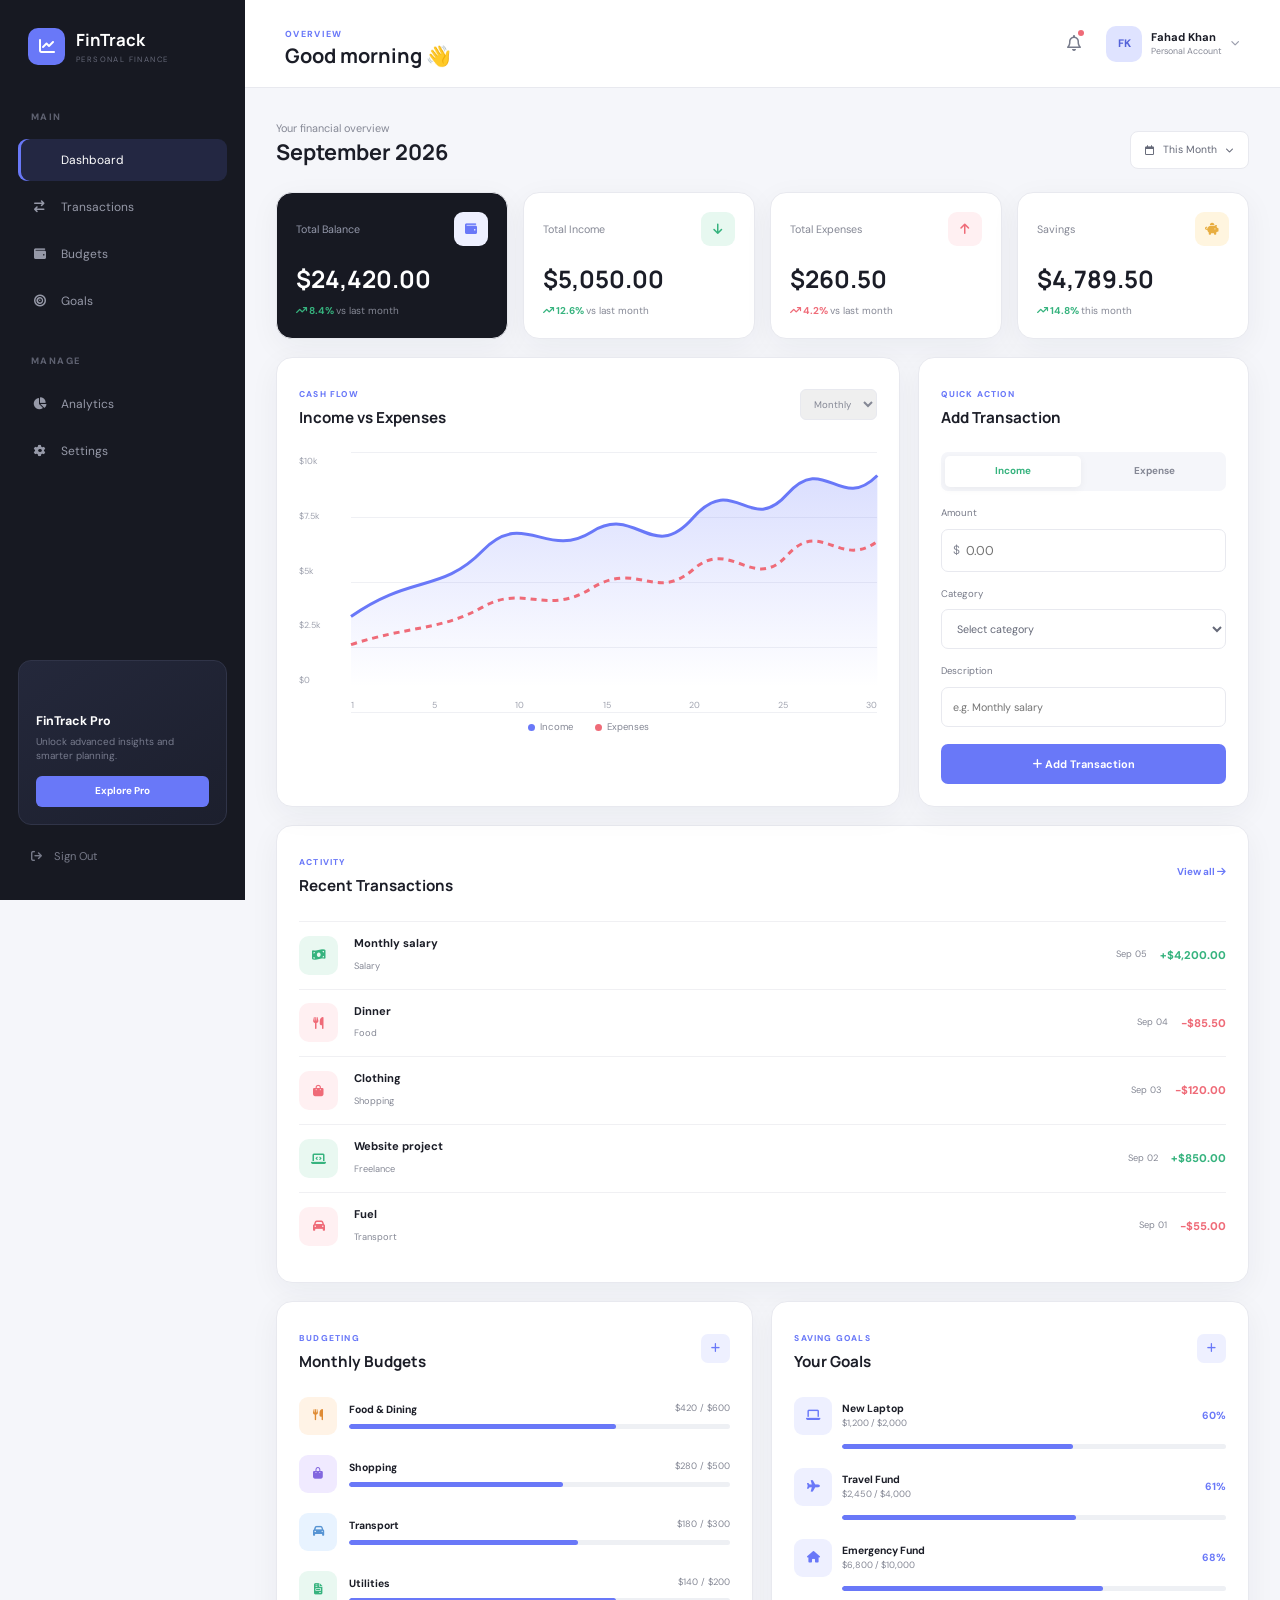
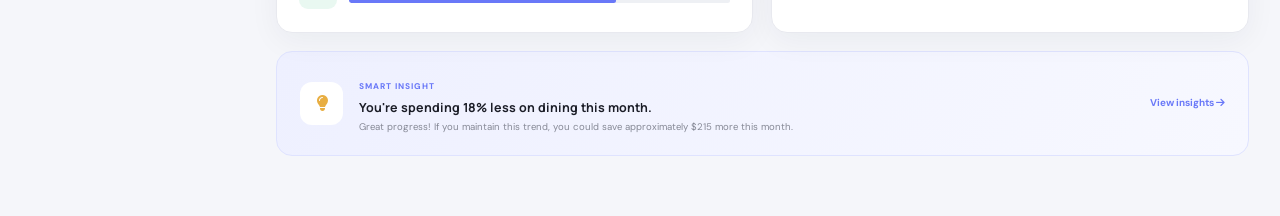
<file: fintrack/index.html>
<!DOCTYPE html>
<html lang="en">
<head>
    <meta charset="UTF-8">
    <meta name="viewport" content="width=device-width, initial-scale=1.0">
    <title>Document</title>
</head>
<body>
    <!DOCTYPE html>
<html lang="en">
<head>
    <meta charset="UTF-8">
    <meta name="viewport" content="width=device-width, initial-scale=1.0">

    <meta name="description" content="FinTrack — Smart personal finance dashboard">
    <meta name="author" content="Fahad">

    <title>FinTrack | Personal Finance</title>

    <link rel="preconnect" href="https://fonts.googleapis.com">
    <link rel="preconnect" href="https://fonts.gstatic.com" crossorigin>

    <link
        href="https://fonts.googleapis.com/css2?family=DM+Sans:wght@400;500;600;700&family=Manrope:wght@600;700;800&display=swap"
        rel="stylesheet"
    >

    <link
        rel="stylesheet"
        href="https://cdnjs.cloudflare.com/ajax/libs/font-awesome/6.5.2/css/all.min.css"
    >

    <link rel="stylesheet" href="style.css">
</head>

<body>

<!-- ================= SIDEBAR ================= -->

<aside class="sidebar" id="sidebar">

    <div class="brand">
        <div class="brand-icon">
            <i class="fa-solid fa-chart-line"></i>
        </div>

        <div>
            <strong>FinTrack</strong>
            <span>PERSONAL FINANCE</span>
        </div>
    </div>

    <nav class="sidebar-nav">

        <p class="nav-title">MAIN</p>

        <a href="#dashboard" class="side-link active">
            <i class="fa-solid fa-grid-2"></i>
            <span>Dashboard</span>
        </a>

        <a href="#transactions" class="side-link">
            <i class="fa-solid fa-arrow-right-arrow-left"></i>
            <span>Transactions</span>
        </a>

        <a href="#budgets" class="side-link">
            <i class="fa-solid fa-wallet"></i>
            <span>Budgets</span>
        </a>

        <a href="#goals" class="side-link">
            <i class="fa-solid fa-bullseye"></i>
            <span>Goals</span>
        </a>

        <p class="nav-title">MANAGE</p>

        <a href="#analytics" class="side-link">
            <i class="fa-solid fa-chart-pie"></i>
            <span>Analytics</span>
        </a>

        <a href="#settings" class="side-link">
            <i class="fa-solid fa-gear"></i>
            <span>Settings</span>
        </a>

    </nav>

    <div class="sidebar-bottom">

        <div class="upgrade-card">

            <i class="fa-solid fa-sparkles"></i>

            <h4>FinTrack Pro</h4>

            <p>
                Unlock advanced insights and smarter planning.
            </p>

            <button id="upgradeBtn">
                Explore Pro
            </button>

        </div>

        <button class="logout-btn" id="logoutBtn">
            <i class="fa-solid fa-arrow-right-from-bracket"></i>
            Sign Out
        </button>

    </div>

</aside>


<!-- ================= MAIN ================= -->

<main class="main-content">

    <!-- HEADER -->

    <header class="topbar">

        <div class="mobile-left">

            <button class="menu-btn" id="menuBtn">
                <i class="fa-solid fa-bars"></i>
            </button>

            <span>FinTrack</span>

        </div>

        <div class="page-title">

            <span>OVERVIEW</span>

            <h1>Good morning 👋</h1>

        </div>

        <div class="top-actions">

            <button class="top-icon" id="notificationBtn">
                <i class="fa-regular fa-bell"></i>
                <span></span>
            </button>

            <div class="profile">

                <div class="avatar">
                    FK
                </div>

                <div class="profile-info">
                    <strong>Fahad Khan</strong>
                    <small>Personal Account</small>
                </div>

                <i class="fa-solid fa-chevron-down"></i>

            </div>

        </div>

    </header>


    <!-- ================= DASHBOARD ================= -->

    <section class="dashboard" id="dashboard">

        <div class="dashboard-head">

            <div>
                <p class="muted">Your financial overview</p>
                <h2>September 2026</h2>
            </div>

            <button class="date-btn" id="dateBtn">
                <i class="fa-regular fa-calendar"></i>
                This Month
                <i class="fa-solid fa-chevron-down"></i>
            </button>

        </div>


        <!-- SUMMARY CARDS -->

        <div class="summary-grid">

            <article class="summary-card balance">

                <div class="card-top">

                    <span>Total Balance</span>

                    <div class="summary-icon">
                        <i class="fa-solid fa-wallet"></i>
                    </div>

                </div>

                <h3 id="balanceAmount">
                    $24,680.50
                </h3>

                <p class="trend positive">
                    <i class="fa-solid fa-arrow-trend-up"></i>
                    8.4%
                    <span>vs last month</span>
                </p>

            </article>


            <article class="summary-card">

                <div class="card-top">

                    <span>Total Income</span>

                    <div class="summary-icon income">
                        <i class="fa-solid fa-arrow-down"></i>
                    </div>

                </div>

                <h3 id="incomeAmount">
                    $8,450.00
                </h3>

                <p class="trend positive">
                    <i class="fa-solid fa-arrow-trend-up"></i>
                    12.6%
                    <span>vs last month</span>
                </p>

            </article>


            <article class="summary-card">

                <div class="card-top">

                    <span>Total Expenses</span>

                    <div class="summary-icon expense">
                        <i class="fa-solid fa-arrow-up"></i>
                    </div>

                </div>

                <h3 id="expenseAmount">
                    $4,280.75
                </h3>

                <p class="trend negative">
                    <i class="fa-solid fa-arrow-trend-up"></i>
                    4.2%
                    <span>vs last month</span>
                </p>

            </article>


            <article class="summary-card">

                <div class="card-top">

                    <span>Savings</span>

                    <div class="summary-icon saving">
                        <i class="fa-solid fa-piggy-bank"></i>
                    </div>

                </div>

                <h3 id="savingAmount">
                    $4,169.25
                </h3>

                <p class="trend positive">
                    <i class="fa-solid fa-arrow-trend-up"></i>
                    14.8%
                    <span>this month</span>
                </p>

            </article>

        </div>


        <!-- ================= CHART + QUICK ACTION ================= -->

        <div class="main-grid">

            <section class="panel chart-panel" id="analytics">

                <div class="panel-head">

                    <div>
                        <span class="panel-label">CASH FLOW</span>
                        <h3>Income vs Expenses</h3>
                    </div>

                    <select id="chartPeriod">

                        <option value="month">
                            Monthly
                        </option>

                        <option value="week">
                            Weekly
                        </option>

                    </select>

                </div>

                <div class="chart">

                    <div class="chart-y">

                        <span>$10k</span>
                        <span>$7.5k</span>
                        <span>$5k</span>
                        <span>$2.5k</span>
                        <span>$0</span>

                    </div>

                    <div class="chart-area">

                        <div class="grid-line"></div>
                        <div class="grid-line"></div>
                        <div class="grid-line"></div>
                        <div class="grid-line"></div>
                        <div class="grid-line"></div>

                        <svg
                            viewBox="0 0 700 250"
                            preserveAspectRatio="none"
                            class="chart-svg"
                        >

                            <defs>

                                <linearGradient
                                    id="incomeGradient"
                                    x1="0"
                                    x2="0"
                                    y1="0"
                                    y2="1"
                                >
                                    <stop
                                        offset="0%"
                                        stop-color="#6d7dfc"
                                        stop-opacity=".25"
                                    />

                                    <stop
                                        offset="100%"
                                        stop-color="#6d7dfc"
                                        stop-opacity="0"
                                    />

                                </linearGradient>

                            </defs>

                            <path
                                class="income-fill"
                                d="M0,175 C80,130 120,150 175,105 S260,115 320,85 S400,120 455,70 S530,90 580,45 S650,65 700,25 L700,250 L0,250 Z"
                            />

                            <path
                                class="income-line"
                                d="M0,175 C80,130 120,150 175,105 S260,115 320,85 S400,120 455,70 S530,90 580,45 S650,65 700,25"
                            />

                            <path
                                class="expense-line"
                                d="M0,205 C75,185 120,190 175,165 S260,175 320,145 S405,160 455,125 S535,150 580,110 S650,125 700,95"
                            />

                        </svg>

                        <div class="chart-x">

                            <span>1</span>
                            <span>5</span>
                            <span>10</span>
                            <span>15</span>
                            <span>20</span>
                            <span>25</span>
                            <span>30</span>

                        </div>

                    </div>

                </div>

                <div class="chart-legend">

                    <span>
                        <i class="income-dot"></i>
                        Income
                    </span>

                    <span>
                        <i class="expense-dot"></i>
                        Expenses
                    </span>

                </div>

            </section>


            <!-- QUICK ACTIONS -->

            <section class="panel quick-panel">

                <div class="panel-head">

                    <div>
                        <span class="panel-label">
                            QUICK ACTION
                        </span>

                        <h3>Add Transaction</h3>
                    </div>

                </div>

                <form id="transactionForm">

                    <div class="type-switch">

                        <button
                            type="button"
                            class="type-btn active income-type"
                            data-type="income"
                        >
                            Income
                        </button>

                        <button
                            type="button"
                            class="type-btn"
                            data-type="expense"
                        >
                            Expense
                        </button>

                    </div>

                    <label>
                        Amount
                    </label>

                    <div class="amount-input">

                        <span>$</span>

                        <input
                            type="number"
                            id="amountInput"
                            placeholder="0.00"
                            min="1"
                            step="0.01"
                            required
                        >

                    </div>

                    <label>
                        Category
                    </label>

                    <select id="categoryInput" required>

                        <option value="">
                            Select category
                        </option>

                        <option>Salary</option>
                        <option>Freelance</option>
                        <option>Food</option>
                        <option>Shopping</option>
                        <option>Transport</option>
                        <option>Entertainment</option>
                        <option>Bills</option>
                        <option>Other</option>

                    </select>

                    <label>
                        Description
                    </label>

                    <input
                        type="text"
                        id="descriptionInput"
                        placeholder="e.g. Monthly salary"
                        required
                    >

                    <button
                        class="add-btn"
                        type="submit"
                    >
                        <i class="fa-solid fa-plus"></i>
                        Add Transaction
                    </button>

                </form>

            </section>

        </div>


        <!-- ================= TRANSACTIONS ================= -->

        <section
            class="panel transactions-panel"
            id="transactions"
        >

            <div class="panel-head">

                <div>

                    <span class="panel-label">
                        ACTIVITY
                    </span>

                    <h3>Recent Transactions</h3>

                </div>

                <button
                    class="view-all"
                    id="viewAllBtn"
                >
                    View all
                    <i class="fa-solid fa-arrow-right"></i>
                </button>

            </div>

            <div class="transaction-list" id="transactionList">

                <!-- JS -->

            </div>

        </section>


        <!-- ================= BUDGETS + GOALS ================= -->

        <div class="bottom-grid">

            <section
                class="panel budget-panel"
                id="budgets"
            >

                <div class="panel-head">

                    <div>

                        <span class="panel-label">
                            BUDGETING
                        </span>

                        <h3>Monthly Budgets</h3>

                    </div>

                    <button class="small-add" id="addBudgetBtn">
                        <i class="fa-solid fa-plus"></i>
                    </button>

                </div>


                <div class="budget-list">

                    <div class="budget-item">

                        <div class="budget-icon food">
                            <i class="fa-solid fa-utensils"></i>
                        </div>

                        <div class="budget-info">

                            <div>
                                <strong>Food & Dining</strong>
                                <span>$420 / $600</span>
                            </div>

                            <div class="progress">
                                <span style="width:70%"></span>
                            </div>

                        </div>

                    </div>


                    <div class="budget-item">

                        <div class="budget-icon shopping">
                            <i class="fa-solid fa-bag-shopping"></i>
                        </div>

                        <div class="budget-info">

                            <div>
                                <strong>Shopping</strong>
                                <span>$280 / $500</span>
                            </div>

                            <div class="progress">
                                <span style="width:56%"></span>
                            </div>

                        </div>

                    </div>


                    <div class="budget-item">

                        <div class="budget-icon transport">
                            <i class="fa-solid fa-car"></i>
                        </div>

                        <div class="budget-info">

                            <div>
                                <strong>Transport</strong>
                                <span>$180 / $300</span>
                            </div>

                            <div class="progress">
                                <span style="width:60%"></span>
                            </div>

                        </div>

                    </div>


                    <div class="budget-item">

                        <div class="budget-icon bills">
                            <i class="fa-solid fa-file-invoice"></i>
                        </div>

                        <div class="budget-info">

                            <div>
                                <strong>Utilities</strong>
                                <span>$140 / $200</span>
                            </div>

                            <div class="progress">
                                <span style="width:70%"></span>
                            </div>

                        </div>

                    </div>

                </div>

            </section>


            <!-- GOALS -->

            <section
                class="panel goals-panel"
                id="goals"
            >

                <div class="panel-head">

                    <div>

                        <span class="panel-label">
                            SAVING GOALS
                        </span>

                        <h3>Your Goals</h3>

                    </div>

                    <button class="small-add" id="addGoalBtn">
                        <i class="fa-solid fa-plus"></i>
                    </button>

                </div>


                <div class="goal">

                    <div class="goal-top">

                        <div class="goal-icon">
                            <i class="fa-solid fa-laptop"></i>
                        </div>

                        <div>
                            <strong>New Laptop</strong>
                            <span>$1,200 / $2,000</span>
                        </div>

                        <b>60%</b>

                    </div>

                    <div class="goal-progress">
                        <span style="width:60%"></span>
                    </div>

                </div>


                <div class="goal">

                    <div class="goal-top">

                        <div class="goal-icon">
                            <i class="fa-solid fa-plane"></i>
                        </div>

                        <div>
                            <strong>Travel Fund</strong>
                            <span>$2,450 / $4,000</span>
                        </div>

                        <b>61%</b>

                    </div>

                    <div class="goal-progress">
                        <span style="width:61%"></span>
                    </div>

                </div>


                <div class="goal">

                    <div class="goal-top">

                        <div class="goal-icon">
                            <i class="fa-solid fa-house"></i>
                        </div>

                        <div>
                            <strong>Emergency Fund</strong>
                            <span>$6,800 / $10,000</span>
                        </div>

                        <b>68%</b>

                    </div>

                    <div class="goal-progress">
                        <span style="width:68%"></span>
                    </div>

                </div>

            </section>

        </div>


        <!-- ================= INSIGHT ================= -->

        <section class="insight-card">

            <div class="insight-icon">
                <i class="fa-solid fa-lightbulb"></i>
            </div>

            <div>

                <span>SMART INSIGHT</span>

                <h3>
                    You're spending 18% less on dining this month.
                </h3>

                <p>
                    Great progress! If you maintain this trend,
                    you could save approximately $215 more this month.
                </p>

            </div>

            <button id="insightBtn">
                View insights
                <i class="fa-solid fa-arrow-right"></i>
            </button>

        </section>

    </section>

</main>


<!-- ================= MODAL ================= -->

<div class="modal-overlay" id="modal">

    <div class="modal">

        <button
            class="modal-close"
            id="modalClose"
        >
            <i class="fa-solid fa-xmark"></i>
        </button>

        <div id="modalContent"></div>

    </div>

</div>


<!-- ================= TOAST ================= -->

<div class="toast" id="toast">

    <i class="fa-solid fa-circle-check"></i>

    <span id="toastText">
        Done
    </span>

</div>


<script src="script.js"></script>

</body>
</html>
</body>
</html>
</file>
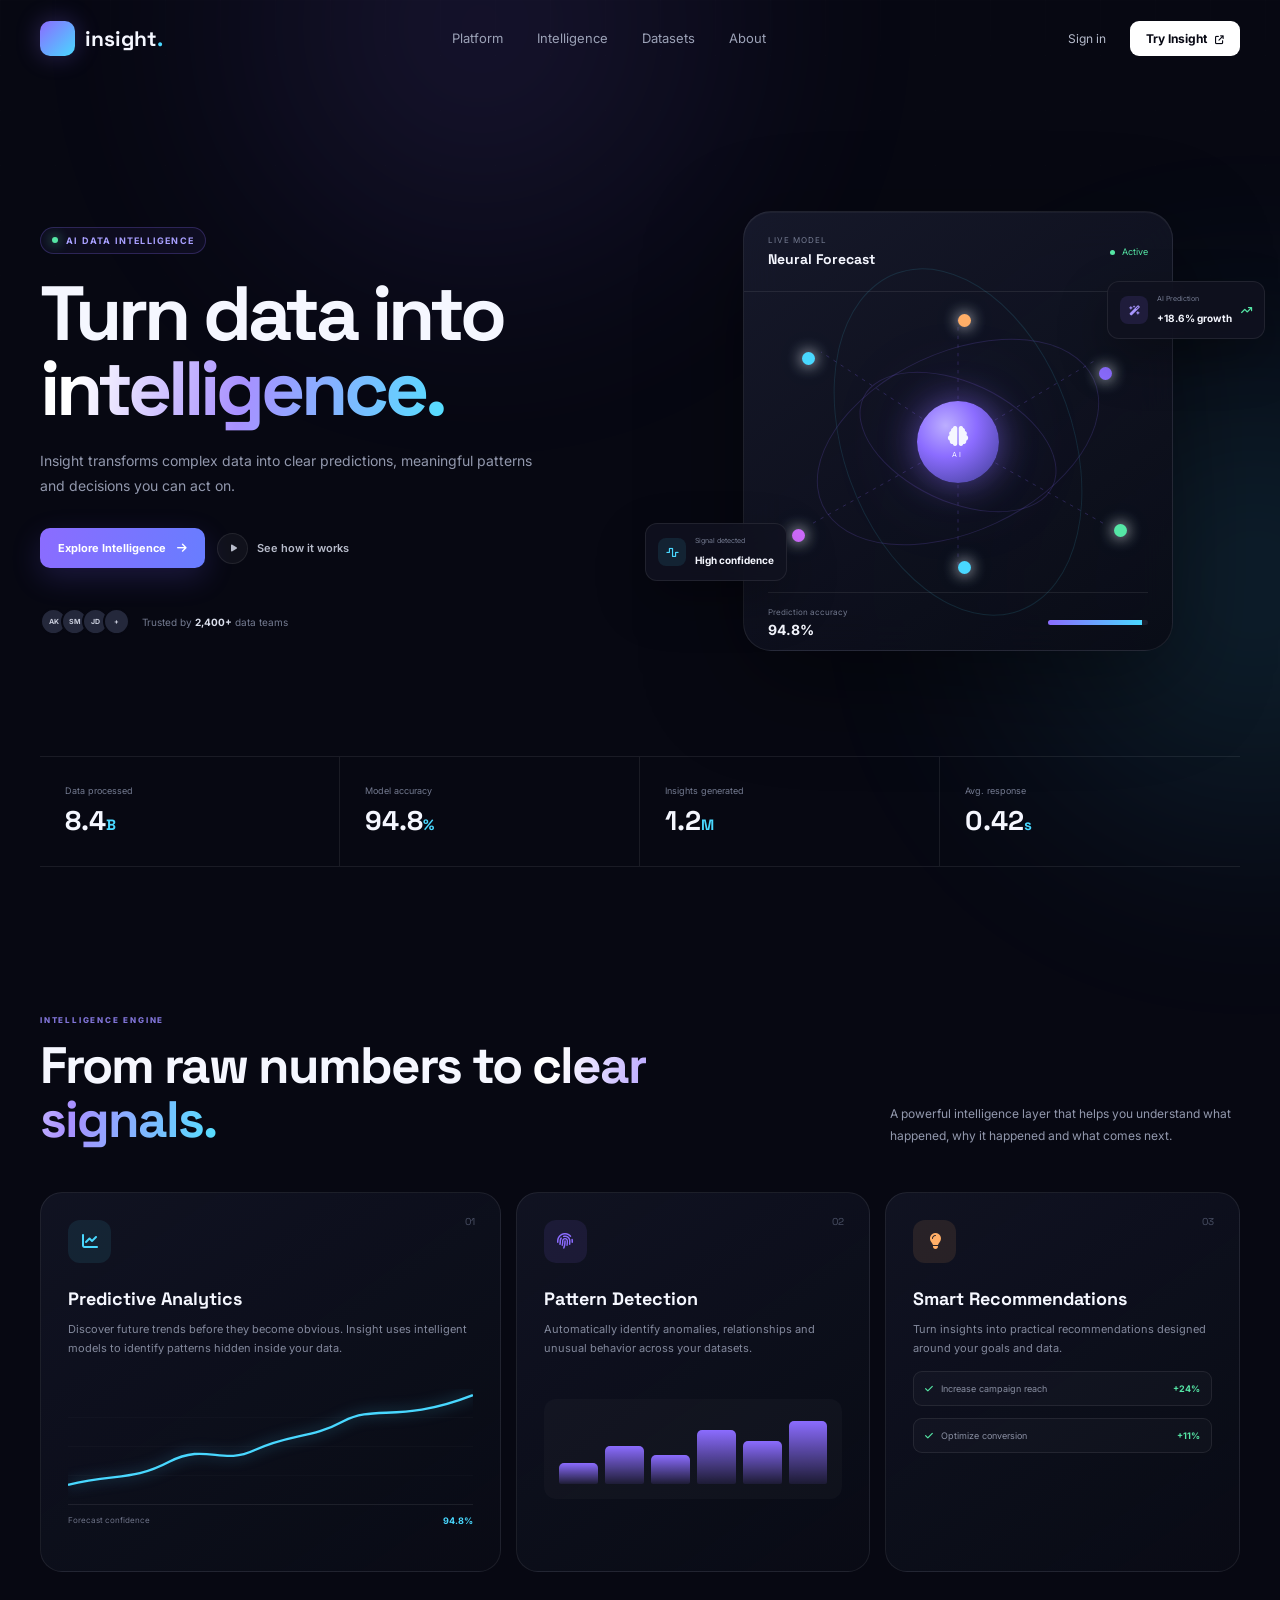
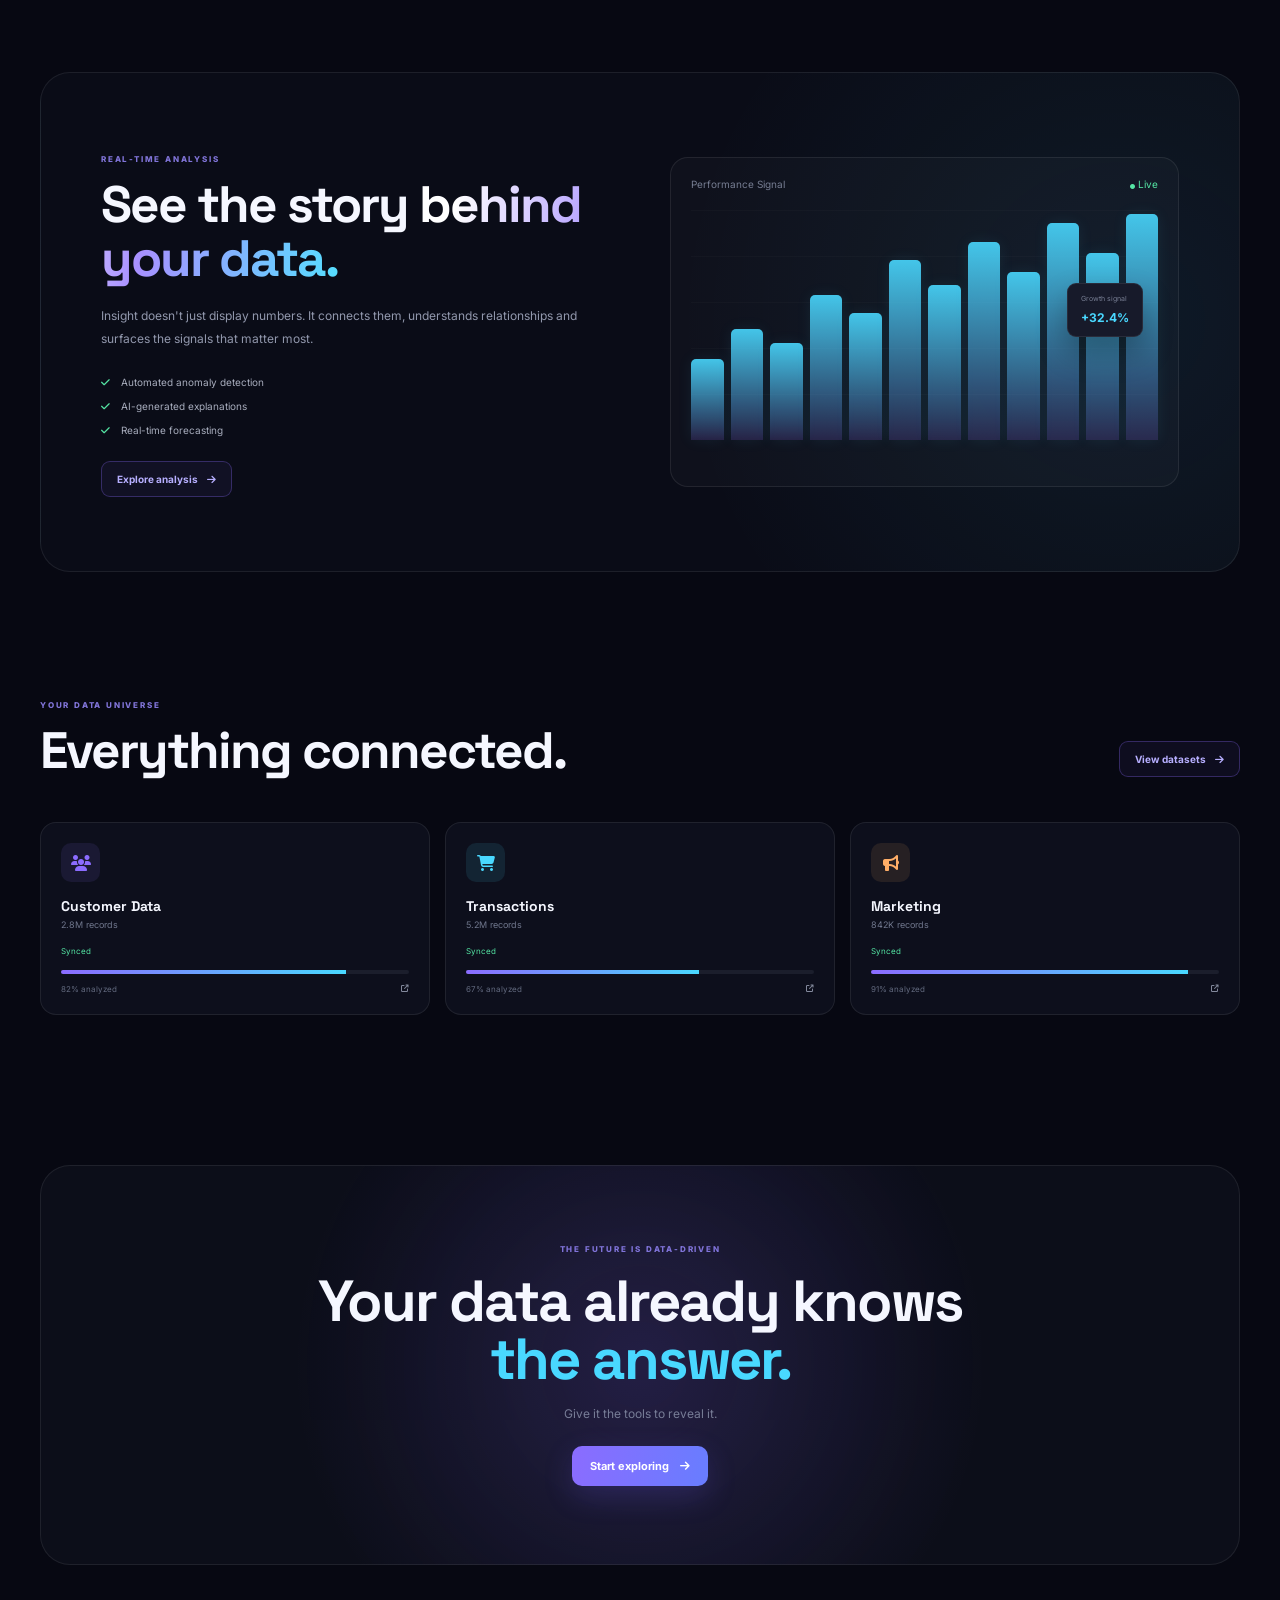
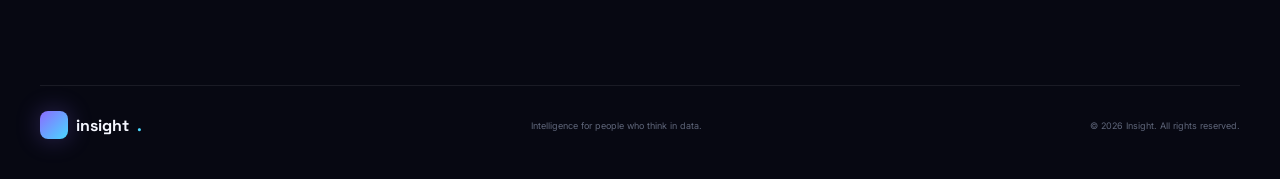
<file: insight/index.html>
<!DOCTYPE html>
<html lang="en">
<head>
    <meta charset="UTF-8">
    <meta name="viewport" content="width=device-width, initial-scale=1.0">
    <title>Document</title>
</head>
<body>
    <!DOCTYPE html>
<html lang="en">
<head>
    <meta charset="UTF-8">
    <meta name="viewport" content="width=device-width, initial-scale=1.0">

    <meta name="description"
        content="Insight — AI-powered data intelligence platform.">

    <title>Insight — Data Intelligence</title>

    <link rel="preconnect" href="https://fonts.googleapis.com">
    <link rel="preconnect" href="https://fonts.gstatic.com" crossorigin>

    <link href="https://fonts.googleapis.com/css2?family=Inter:wght@400;500;600;700;800&family=Space+Grotesk:wght@500;600;700&display=swap"
        rel="stylesheet">

    <link rel="stylesheet"
        href="https://cdnjs.cloudflare.com/ajax/libs/font-awesome/6.5.2/css/all.min.css">

    <link rel="stylesheet" href="style.css">
</head>

<body>

    <!-- Background -->
    <div class="bg-grid"></div>
    <div class="glow glow-one"></div>
    <div class="glow glow-two"></div>

    <!-- ================= NAVBAR ================= -->

    <header class="navbar">

        <a href="#" class="logo">
            <span class="logo-mark">
                <i class="fa-solid fa-sparkles"></i>
            </span>

            <span>insight<span class="dot">.</span></span>
        </a>

        <nav class="nav-links">
            <a href="#platform">Platform</a>
            <a href="#intelligence">Intelligence</a>
            <a href="#datasets">Datasets</a>
            <a href="#about">About</a>
        </nav>

        <div class="nav-actions">
            <button class="login-btn">Sign in</button>
            <button class="nav-cta" id="demoBtn">
                Try Insight
                <i class="fa-solid fa-arrow-up-right-from-square"></i>
            </button>
        </div>

        <button class="mobile-menu" id="mobileMenu">
            <i class="fa-solid fa-bars"></i>
        </button>

    </header>

    <!-- ================= MOBILE NAV ================= -->

    <div class="mobile-nav" id="mobileNav">
        <a href="#platform">Platform</a>
        <a href="#intelligence">Intelligence</a>
        <a href="#datasets">Datasets</a>
        <a href="#about">About</a>
        <button id="mobileDemo">Try Insight</button>
    </div>

    <!-- ================= HERO ================= -->

    <main>

        <section class="hero" id="platform">

            <div class="hero-content">

                <div class="eyebrow">
                    <span class="live-dot"></span>
                    AI DATA INTELLIGENCE
                </div>

                <h1>
                    Turn data into
                    <span class="gradient-text">intelligence.</span>
                </h1>

                <p class="hero-description">
                    Insight transforms complex data into clear predictions,
                    meaningful patterns and decisions you can act on.
                </p>

                <div class="hero-buttons">

                    <button class="primary-btn" id="exploreBtn">
                        Explore Intelligence
                        <i class="fa-solid fa-arrow-right"></i>
                    </button>

                    <button class="secondary-btn" id="watchBtn">
                        <span class="play">
                            <i class="fa-solid fa-play"></i>
                        </span>
                        See how it works
                    </button>

                </div>

                <div class="hero-trust">
                    <div class="avatars">
                        <span>AK</span>
                        <span>SM</span>
                        <span>JD</span>
                        <span>+</span>
                    </div>

                    <p>
                        Trusted by <strong>2,400+</strong> data teams
                    </p>
                </div>

            </div>

            <!-- AI VISUAL -->

            <div class="hero-visual">

                <div class="visual-card">

                    <div class="visual-top">
                        <div>
                            <span>LIVE MODEL</span>
                            <strong>Neural Forecast</strong>
                        </div>

                        <span class="status">
                            <i></i> Active
                        </span>
                    </div>

                    <div class="neural-space">

                        <div class="orbit orbit-one"></div>
                        <div class="orbit orbit-two"></div>
                        <div class="orbit orbit-three"></div>

                        <div class="node node-a"></div>
                        <div class="node node-b"></div>
                        <div class="node node-c"></div>
                        <div class="node node-d"></div>
                        <div class="node node-e"></div>
                        <div class="node node-f"></div>

                        <div class="core">
                            <i class="fa-solid fa-brain"></i>
                            <span>AI</span>
                        </div>

                        <svg class="connections"
                            viewBox="0 0 500 350"
                            preserveAspectRatio="none">

                            <line x1="250" y1="175" x2="90" y2="70"/>
                            <line x1="250" y1="175" x2="410" y2="80"/>
                            <line x1="250" y1="175" x2="80" y2="270"/>
                            <line x1="250" y1="175" x2="420" y2="270"/>
                            <line x1="250" y1="175" x2="250" y2="30"/>
                            <line x1="250" y1="175" x2="250" y2="320"/>

                        </svg>

                    </div>

                    <div class="visual-bottom">

                        <div>
                            <span>Prediction accuracy</span>
                            <strong>94.8%</strong>
                        </div>

                        <div class="accuracy">
                            <span></span>
                        </div>

                    </div>

                </div>

                <div class="floating-card prediction">

                    <div class="mini-icon">
                        <i class="fa-solid fa-wand-magic-sparkles"></i>
                    </div>

                    <div>
                        <span>AI Prediction</span>
                        <strong>+18.6% growth</strong>
                    </div>

                    <i class="fa-solid fa-arrow-trend-up trend"></i>

                </div>

                <div class="floating-card signal">

                    <div class="signal-icon">
                        <i class="fa-solid fa-wave-square"></i>
                    </div>

                    <div>
                        <span>Signal detected</span>
                        <strong>High confidence</strong>
                    </div>

                </div>

            </div>

        </section>

        <!-- ================= METRICS ================= -->

        <section class="metrics">

            <div class="metric">
                <span>Data processed</span>
                <strong>8.4<span>B</span></strong>
            </div>

            <div class="metric">
                <span>Model accuracy</span>
                <strong>94.8<span>%</span></strong>
            </div>

            <div class="metric">
                <span>Insights generated</span>
                <strong>1.2<span>M</span></strong>
            </div>

            <div class="metric">
                <span>Avg. response</span>
                <strong>0.42<span>s</span></strong>
            </div>

        </section>

        <!-- ================= INTELLIGENCE ================= -->

        <section class="intelligence section" id="intelligence">

            <div class="section-heading">

                <div>
                    <span class="section-label">INTELLIGENCE ENGINE</span>

                    <h2>
                        From raw numbers to
                        <span class="gradient-text">clear signals.</span>
                    </h2>
                </div>

                <p>
                    A powerful intelligence layer that helps you understand
                    what happened, why it happened and what comes next.
                </p>

            </div>

            <div class="intelligence-grid">

                <div class="feature-card large">

                    <div class="feature-number">01</div>

                    <div class="feature-icon">
                        <i class="fa-solid fa-chart-line"></i>
                    </div>

                    <h3>Predictive Analytics</h3>

                    <p>
                        Discover future trends before they become obvious.
                        Insight uses intelligent models to identify patterns
                        hidden inside your data.
                    </p>

                    <div class="mini-chart">

                        <div class="chart-line-bg"></div>

                        <svg viewBox="0 0 500 150"
                            preserveAspectRatio="none">

                            <path
                                d="M0 125 C60 110 80 120 125 95 C170 70 190 100 230 80 C275 58 300 65 340 42 C380 20 410 45 500 8">
                            </path>

                        </svg>

                    </div>

                    <div class="feature-stat">
                        <span>Forecast confidence</span>
                        <strong>94.8%</strong>
                    </div>

                </div>

                <div class="feature-card">

                    <div class="feature-number">02</div>

                    <div class="feature-icon purple-icon">
                        <i class="fa-solid fa-fingerprint"></i>
                    </div>

                    <h3>Pattern Detection</h3>

                    <p>
                        Automatically identify anomalies, relationships
                        and unusual behavior across your datasets.
                    </p>

                    <div class="pattern">
                        <span></span>
                        <span></span>
                        <span></span>
                        <span></span>
                        <span></span>
                        <span></span>
                    </div>

                </div>

                <div class="feature-card">

                    <div class="feature-number">03</div>

                    <div class="feature-icon orange-icon">
                        <i class="fa-solid fa-lightbulb"></i>
                    </div>

                    <h3>Smart Recommendations</h3>

                    <p>
                        Turn insights into practical recommendations
                        designed around your goals and data.
                    </p>

                    <div class="recommendation">
                        <i class="fa-solid fa-check"></i>
                        <span>Increase campaign reach</span>
                        <b>+24%</b>
                    </div>

                    <div class="recommendation">
                        <i class="fa-solid fa-check"></i>
                        <span>Optimize conversion</span>
                        <b>+11%</b>
                    </div>

                </div>

            </div>

        </section>

        <!-- ================= ANALYSIS ================= -->

        <section class="analysis section">

            <div class="analysis-card">

                <div class="analysis-info">

                    <span class="section-label">REAL-TIME ANALYSIS</span>

                    <h2>
                        See the story
                        <span class="gradient-text">behind your data.</span>
                    </h2>

                    <p>
                        Insight doesn't just display numbers. It connects
                        them, understands relationships and surfaces the
                        signals that matter most.
                    </p>

                    <ul>
                        <li>
                            <i class="fa-solid fa-check"></i>
                            Automated anomaly detection
                        </li>

                        <li>
                            <i class="fa-solid fa-check"></i>
                            AI-generated explanations
                        </li>

                        <li>
                            <i class="fa-solid fa-check"></i>
                            Real-time forecasting
                        </li>
                    </ul>

                    <button class="outline-btn" id="analysisBtn">
                        Explore analysis
                        <i class="fa-solid fa-arrow-right"></i>
                    </button>

                </div>

                <div class="analysis-visual">

                    <div class="analysis-header">
                        <span>Performance Signal</span>
                        <span class="green-text">
                            <i class="fa-solid fa-circle"></i>
                            Live
                        </span>
                    </div>

                    <div class="signal-chart">

                        <div class="signal-bars">
                            <span style="height:35%"></span>
                            <span style="height:48%"></span>
                            <span style="height:42%"></span>
                            <span style="height:63%"></span>
                            <span style="height:55%"></span>
                            <span style="height:78%"></span>
                            <span style="height:67%"></span>
                            <span style="height:86%"></span>
                            <span style="height:73%"></span>
                            <span style="height:94%"></span>
                            <span style="height:81%"></span>
                            <span style="height:98%"></span>
                        </div>

                    </div>

                    <div class="signal-tooltip">
                        <span>Growth signal</span>
                        <strong>+32.4%</strong>
                    </div>

                </div>

            </div>

        </section>

        <!-- ================= DATASETS ================= -->

        <section class="datasets section" id="datasets">

            <div class="section-heading">

                <div>
                    <span class="section-label">YOUR DATA UNIVERSE</span>

                    <h2>
                        Everything connected.
                    </h2>
                </div>

                <button class="outline-btn small" id="datasetBtn">
                    View datasets
                    <i class="fa-solid fa-arrow-right"></i>
                </button>

            </div>

            <div class="dataset-grid">

                <div class="dataset-card">

                    <div class="dataset-icon">
                        <i class="fa-solid fa-users"></i>
                    </div>

                    <div>
                        <h3>Customer Data</h3>
                        <p>2.8M records</p>
                    </div>

                    <span class="dataset-status">Synced</span>

                    <div class="dataset-progress">
                        <span style="width:82%"></span>
                    </div>

                    <div class="dataset-footer">
                        <span>82% analyzed</span>
                        <i class="fa-solid fa-arrow-up-right-from-square"></i>
                    </div>

                </div>

                <div class="dataset-card">

                    <div class="dataset-icon blue">
                        <i class="fa-solid fa-cart-shopping"></i>
                    </div>

                    <div>
                        <h3>Transactions</h3>
                        <p>5.2M records</p>
                    </div>

                    <span class="dataset-status">Synced</span>

                    <div class="dataset-progress">
                        <span style="width:67%"></span>
                    </div>

                    <div class="dataset-footer">
                        <span>67% analyzed</span>
                        <i class="fa-solid fa-arrow-up-right-from-square"></i>
                    </div>

                </div>

                <div class="dataset-card">

                    <div class="dataset-icon orange">
                        <i class="fa-solid fa-bullhorn"></i>
                    </div>

                    <div>
                        <h3>Marketing</h3>
                        <p>842K records</p>
                    </div>

                    <span class="dataset-status">Synced</span>

                    <div class="dataset-progress">
                        <span style="width:91%"></span>
                    </div>

                    <div class="dataset-footer">
                        <span>91% analyzed</span>
                        <i class="fa-solid fa-arrow-up-right-from-square"></i>
                    </div>

                </div>

            </div>

        </section>

        <!-- ================= CTA ================= -->

        <section class="cta" id="about">

            <div class="cta-glow"></div>

            <span class="section-label">THE FUTURE IS DATA-DRIVEN</span>

            <h2>
                Your data already knows
                <span>the answer.</span>
            </h2>

            <p>
                Give it the tools to reveal it.
            </p>

            <button class="primary-btn" id="ctaBtn">
                Start exploring
                <i class="fa-solid fa-arrow-right"></i>
            </button>

        </section>

    </main>

    <!-- ================= FOOTER ================= -->

    <footer>

        <div class="footer-logo">
            <span class="logo-mark">
                <i class="fa-solid fa-sparkles"></i>
            </span>
            insight<span class="dot">.</span>
        </div>

        <p>Intelligence for people who think in data.</p>

        <span>© 2026 Insight. All rights reserved.</span>

    </footer>

    <!-- ================= MODAL ================= -->

    <div class="modal" id="modal">

        <div class="modal-box">

            <button class="close-modal" id="closeModal">
                <i class="fa-solid fa-xmark"></i>
            </button>

            <div class="modal-symbol">
                <i class="fa-solid fa-sparkles"></i>
            </div>

            <h2 id="modalTitle">Insight AI</h2>

            <p id="modalText">
                Welcome to the intelligence layer.
            </p>

            <button class="primary-btn" id="modalOk">
                Continue
            </button>

        </div>

    </div>

    <script src="script.js"></script>

</body>
</html>
</body>
</html>
</file>
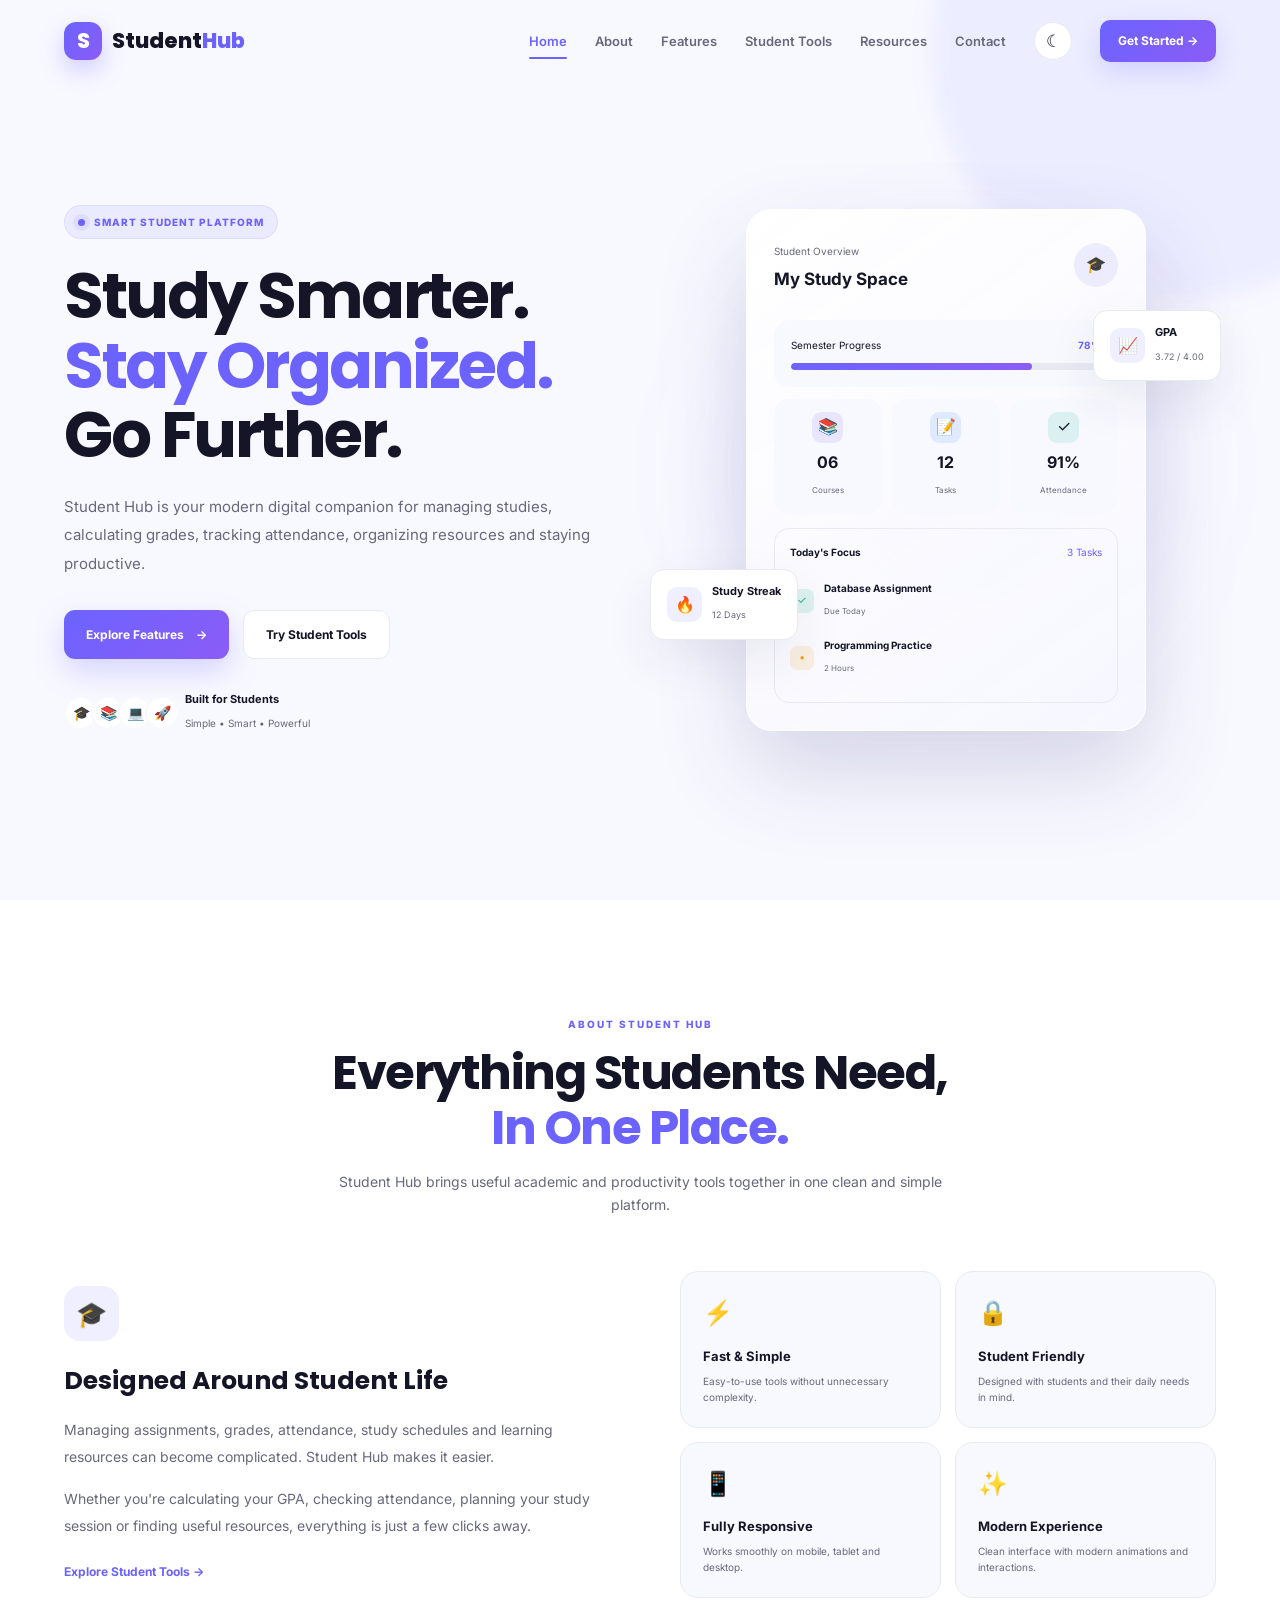
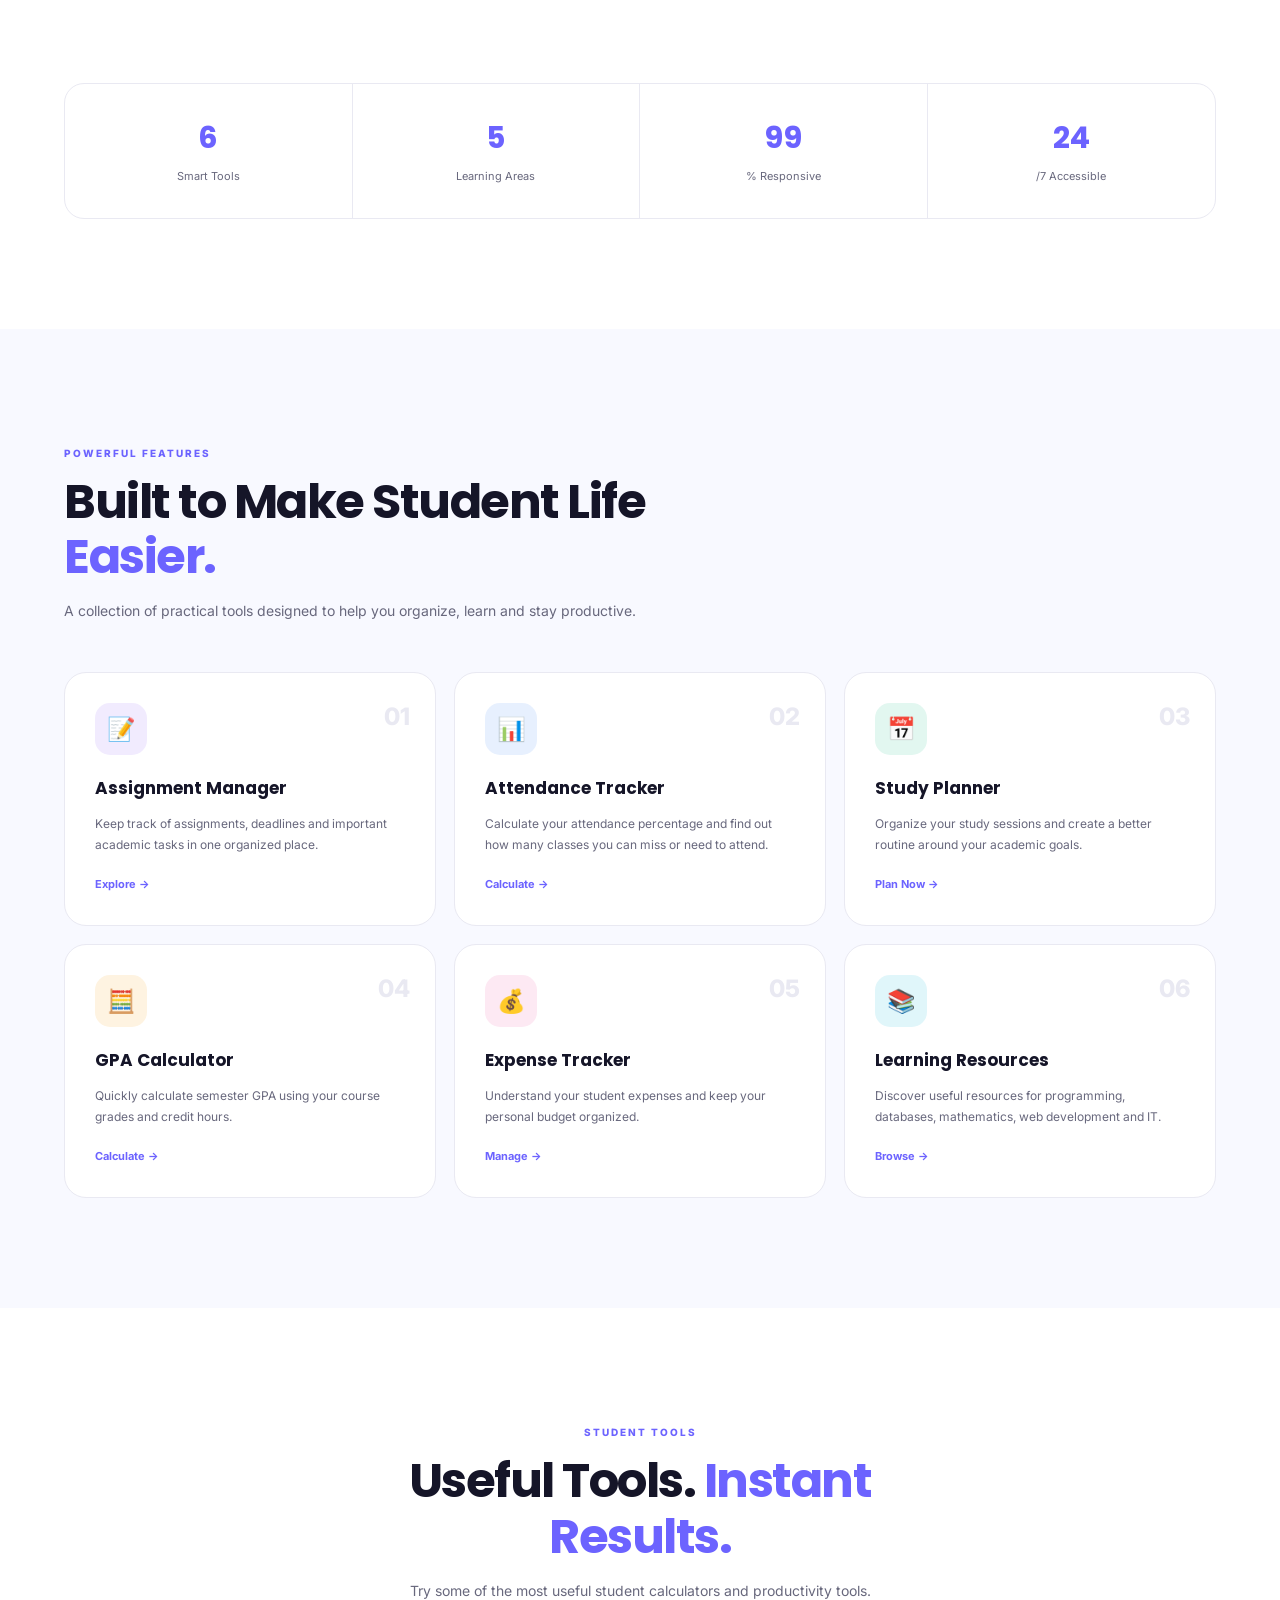
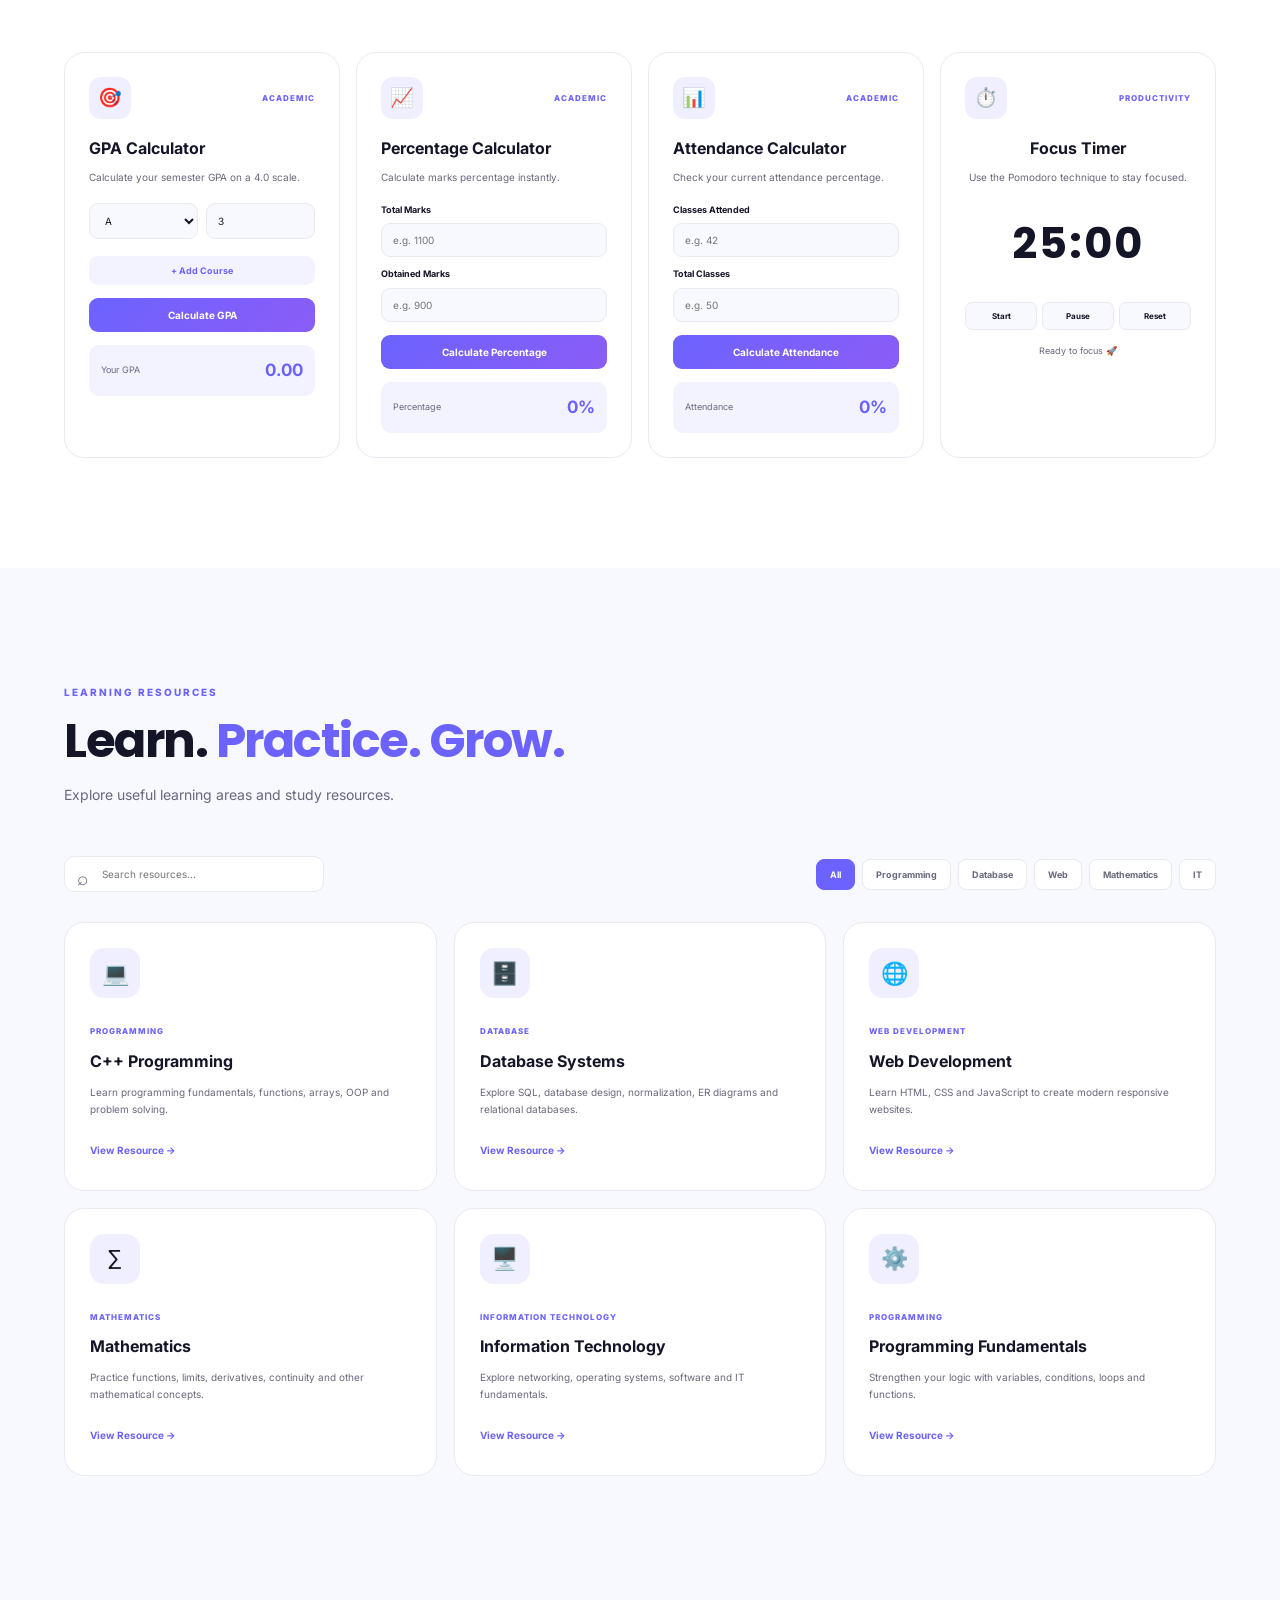
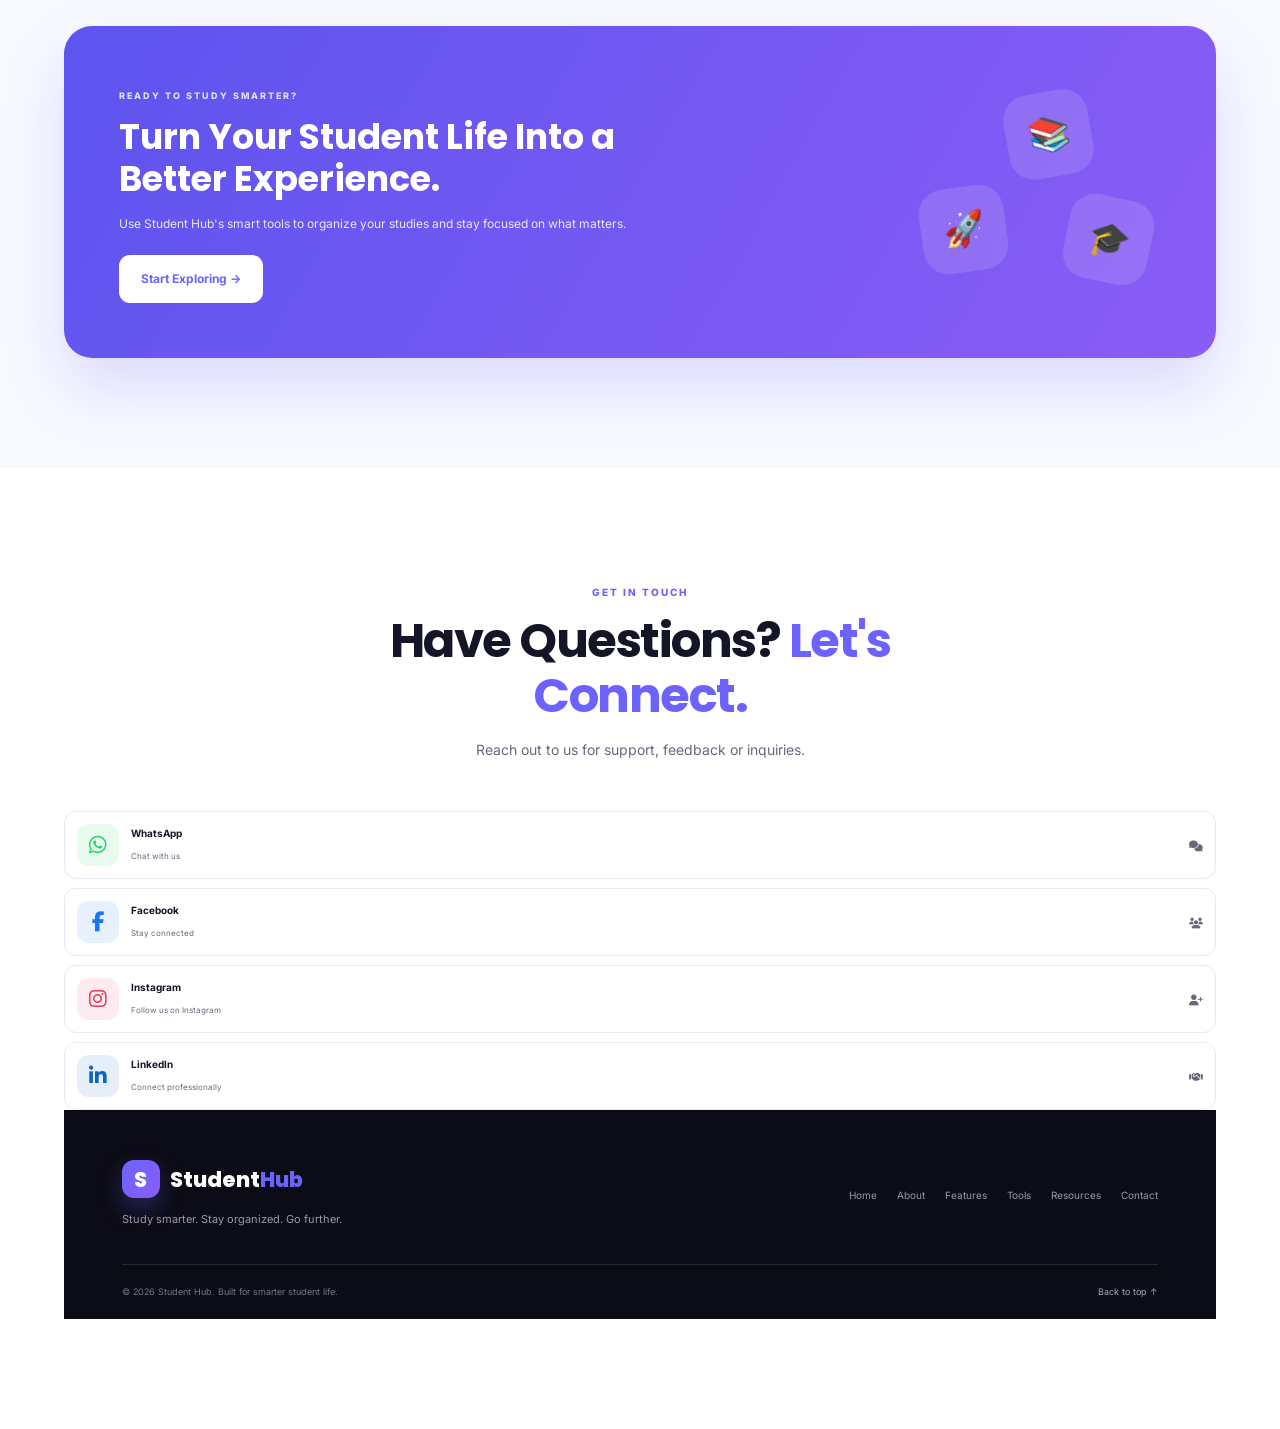
<file: student/index.html>
<!DOCTYPE html>
<html lang="en">
<head>
    <meta charset="UTF-8">
    <meta name="viewport" content="width=device-width, initial-scale=1.0">
    <title>Document</title>
</head>
<body>
    <!DOCTYPE html>
<html lang="en">
<head>
    <link rel="stylesheet"
      href="https://cdnjs.cloudflare.com/ajax/libs/font-awesome/6.5.2/css/all.min.css">
    <meta charset="UTF-8">
    <meta name="viewport" content="width=device-width, initial-scale=1.0">

    <meta name="description"
        content="Student Hub - A modern digital platform designed to help students study smarter, stay organized and achieve more.">

    <title>Student Hub | Study Smarter</title>

    <!-- Google Font -->
    <link rel="preconnect" href="https://fonts.googleapis.com">
    <link rel="preconnect" href="https://fonts.gstatic.com" crossorigin>
    <link href="https://fonts.googleapis.com/css2?family=Inter:wght@400;500;600;700;800&family=Poppins:wght@400;500;600;700;800&display=swap"
        rel="stylesheet">

    <link rel="stylesheet" href="style.css">
</head>

<body>

    <!-- ================= PRELOADER ================= -->
    <div id="preloader">
        <div class="loader">
            <span></span>
            <span></span>
            <span></span>
        </div>
        <p>Loading Student Hub...</p>
    </div>


    <!-- ================= HEADER ================= -->
    <header class="header" id="header">

        <nav class="navbar container">

            <a href="#home" class="logo">
                <span class="logo-icon">S</span>
                <span>Student<span>Hub</span></span>
            </a>

            <button class="menu-toggle" id="menuToggle" aria-label="Open Menu">
                <span></span>
                <span></span>
                <span></span>
            </button>

            <div class="nav-menu" id="navMenu">

                <a href="#home" class="nav-link active">Home</a>
                <a href="#about" class="nav-link">About</a>
                <a href="#features" class="nav-link">Features</a>
                <a href="#tools" class="nav-link">Student Tools</a>
                <a href="#resources" class="nav-link">Resources</a>
                <a href="#contact" class="nav-link">Contact</a>

                <button class="theme-toggle" id="themeToggle" aria-label="Toggle Theme">
                    <span id="themeIcon">☾</span>
                </button>

                <a href="#tools" class="nav-btn">Get Started →</a>

            </div>

        </nav>

    </header>


    <main>

        <!-- ================= HOME ================= -->
        <section class="hero section" id="home">

            <div class="container hero-grid">

                <div class="hero-content">

                    <div class="hero-badge">
                        <span class="badge-dot"></span>
                        SMART STUDENT PLATFORM
                    </div>

                    <h1>
                        Study Smarter.
                        <span>Stay Organized.</span>
                        Go Further.
                    </h1>

                    <p>
                        Student Hub is your modern digital companion for managing
                        studies, calculating grades, tracking attendance,
                        organizing resources and staying productive.
                    </p>

                    <div class="hero-buttons">

                        <a href="#features" class="btn btn-primary">
                            Explore Features
                            <span>→</span>
                        </a>

                        <a href="#tools" class="btn btn-secondary">
                            Try Student Tools
                        </a>

                    </div>

                    <div class="hero-trust">
                        <div class="avatars">
                            <span>🎓</span>
                            <span>📚</span>
                            <span>💻</span>
                            <span>🚀</span>
                        </div>

                        <div>
                            <strong>Built for Students</strong>
                            <small>Simple • Smart • Powerful</small>
                        </div>
                    </div>

                </div>


                <!-- HERO MOCKUP -->
                <div class="hero-visual">

                    <div class="glow"></div>

                    <div class="student-card">

                        <div class="card-top">
                            <div>
                                <small>Student Overview</small>
                                <h3>My Study Space</h3>
                            </div>

                            <div class="profile-circle">🎓</div>
                        </div>


                        <div class="progress-box">

                            <div class="progress-info">
                                <span>Semester Progress</span>
                                <strong>78%</strong>
                            </div>

                            <div class="progress-bar">
                                <span style="width: 78%;"></span>
                            </div>

                        </div>


                        <div class="mini-stats">

                            <div class="mini-stat">
                                <div class="mini-icon purple">📚</div>
                                <strong>06</strong>
                                <span>Courses</span>
                            </div>

                            <div class="mini-stat">
                                <div class="mini-icon blue">📝</div>
                                <strong>12</strong>
                                <span>Tasks</span>
                            </div>

                            <div class="mini-stat">
                                <div class="mini-icon green">✓</div>
                                <strong>91%</strong>
                                <span>Attendance</span>
                            </div>

                        </div>


                        <div class="today-task">

                            <div class="task-heading">
                                <strong>Today's Focus</strong>
                                <span>3 Tasks</span>
                            </div>

                            <div class="task">
                                <span class="task-check">✓</span>
                                <div>
                                    <strong>Database Assignment</strong>
                                    <small>Due Today</small>
                                </div>
                            </div>

                            <div class="task">
                                <span class="task-check pending">•</span>
                                <div>
                                    <strong>Programming Practice</strong>
                                    <small>2 Hours</small>
                                </div>
                            </div>

                        </div>

                    </div>


                    <div class="floating-card floating-one">
                        <span>📈</span>
                        <div>
                            <strong>GPA</strong>
                            <small>3.72 / 4.00</small>
                        </div>
                    </div>

                    <div class="floating-card floating-two">
                        <span>🔥</span>
                        <div>
                            <strong>Study Streak</strong>
                            <small>12 Days</small>
                        </div>
                    </div>

                </div>

            </div>

        </section>


        <!-- ================= ABOUT ================= -->
        <section class="about section" id="about">

            <div class="container">

                <div class="section-heading center">

                    <span class="section-label">ABOUT STUDENT HUB</span>

                    <h2>
                        Everything Students Need,
                        <span>In One Place.</span>
                    </h2>

                    <p>
                        Student Hub brings useful academic and productivity
                        tools together in one clean and simple platform.
                    </p>

                </div>


                <div class="about-grid">

                    <div class="about-content">

                        <div class="about-icon">🎓</div>

                        <h3>Designed Around Student Life</h3>

                        <p>
                            Managing assignments, grades, attendance, study
                            schedules and learning resources can become
                            complicated. Student Hub makes it easier.
                        </p>

                        <p>
                            Whether you're calculating your GPA, checking
                            attendance, planning your study session or finding
                            useful resources, everything is just a few clicks away.
                        </p>

                        <a href="#tools" class="text-link">
                            Explore Student Tools →
                        </a>

                    </div>


                    <div class="about-features">

                        <div class="about-feature">
                            <span>⚡</span>
                            <div>
                                <h4>Fast & Simple</h4>
                                <p>Easy-to-use tools without unnecessary complexity.</p>
                            </div>
                        </div>

                        <div class="about-feature">
                            <span>🔒</span>
                            <div>
                                <h4>Student Friendly</h4>
                                <p>Designed with students and their daily needs in mind.</p>
                            </div>
                        </div>

                        <div class="about-feature">
                            <span>📱</span>
                            <div>
                                <h4>Fully Responsive</h4>
                                <p>Works smoothly on mobile, tablet and desktop.</p>
                            </div>
                        </div>

                        <div class="about-feature">
                            <span>✨</span>
                            <div>
                                <h4>Modern Experience</h4>
                                <p>Clean interface with modern animations and interactions.</p>
                            </div>
                        </div>

                    </div>

                </div>


                <!-- STATS -->
                <div class="stats">

                    <div class="stat-item">
                        <strong class="counter" data-target="6">0</strong>
                        <span>Smart Tools</span>
                    </div>

                    <div class="stat-item">
                        <strong class="counter" data-target="5">0</strong>
                        <span>Learning Areas</span>
                    </div>

                    <div class="stat-item">
                        <strong class="counter" data-target="100">0</strong>
                        <span>% Responsive</span>
                    </div>

                    <div class="stat-item">
                        <strong class="counter" data-target="24">0</strong>
                        <span>/7 Accessible</span>
                    </div>

                </div>

            </div>

        </section>


        <!-- ================= FEATURES ================= -->
        <section class="features section" id="features">

            <div class="container">

                <div class="section-heading">

                    <span class="section-label">POWERFUL FEATURES</span>

                    <h2>
                        Built to Make Student Life
                        <span>Easier.</span>
                    </h2>

                    <p>
                        A collection of practical tools designed to help you
                        organize, learn and stay productive.
                    </p>

                </div>


                <div class="features-grid">

                    <article class="feature-card">

                        <div class="feature-icon purple-icon">📝</div>

                        <span class="feature-number">01</span>

                        <h3>Assignment Manager</h3>

                        <p>
                            Keep track of assignments, deadlines and important
                            academic tasks in one organized place.
                        </p>

                        <a href="#tools">Explore →</a>

                    </article>


                    <article class="feature-card">

                        <div class="feature-icon blue-icon">📊</div>

                        <span class="feature-number">02</span>

                        <h3>Attendance Tracker</h3>

                        <p>
                            Calculate your attendance percentage and find out
                            how many classes you can miss or need to attend.
                        </p>

                        <a href="#tools">Calculate →</a>

                    </article>


                    <article class="feature-card">

                        <div class="feature-icon green-icon">📅</div>

                        <span class="feature-number">03</span>

                        <h3>Study Planner</h3>

                        <p>
                            Organize your study sessions and create a better
                            routine around your academic goals.
                        </p>

                        <a href="#tools">Plan Now →</a>

                    </article>


                    <article class="feature-card">

                        <div class="feature-icon orange-icon">🧮</div>

                        <span class="feature-number">04</span>

                        <h3>GPA Calculator</h3>

                        <p>
                            Quickly calculate semester GPA using your course
                            grades and credit hours.
                        </p>

                        <a href="#tools">Calculate →</a>

                    </article>


                    <article class="feature-card">

                        <div class="feature-icon pink-icon">💰</div>

                        <span class="feature-number">05</span>

                        <h3>Expense Tracker</h3>

                        <p>
                            Understand your student expenses and keep your
                            personal budget organized.
                        </p>

                        <a href="#tools">Manage →</a>

                    </article>


                    <article class="feature-card">

                        <div class="feature-icon cyan-icon">📚</div>

                        <span class="feature-number">06</span>

                        <h3>Learning Resources</h3>

                        <p>
                            Discover useful resources for programming, databases,
                            mathematics, web development and IT.
                        </p>

                        <a href="#resources">Browse →</a>

                    </article>

                </div>

            </div>

        </section>


        <!-- ================= TOOLS ================= -->
        <section class="tools section" id="tools">

            <div class="container">

                <div class="section-heading center">

                    <span class="section-label">STUDENT TOOLS</span>

                    <h2>
                        Useful Tools.
                        <span>Instant Results.</span>
                    </h2>

                    <p>
                        Try some of the most useful student calculators and
                        productivity tools.
                    </p>

                </div>


                <div class="tools-grid">

                    <!-- GPA -->
                    <div class="tool-card">

                        <div class="tool-header">
                            <div class="tool-icon">🎯</div>
                            <span>ACADEMIC</span>
                        </div>

                        <h3>GPA Calculator</h3>

                        <p>Calculate your semester GPA on a 4.0 scale.</p>

                        <div class="gpa-row">
                            <select class="grade">
                                <option value="4">A</option>
                                <option value="3.7">A-</option>
                                <option value="3.3">B+</option>
                                <option value="3">B</option>
                                <option value="2.7">B-</option>
                                <option value="2.3">C+</option>
                                <option value="2">C</option>
                                <option value="1">D</option>
                                <option value="0">F</option>
                            </select>

                            <input type="number" class="credit" value="3" min="1" max="10">
                        </div>

                        <div id="gpaRows"></div>

                        <button class="small-btn" id="addCourse">
                            + Add Course
                        </button>

                        <button class="calculate-btn" id="calculateGPA">
                            Calculate GPA
                        </button>

                        <div class="result-box">
                            <span>Your GPA</span>
                            <strong id="gpaResult">0.00</strong>
                        </div>

                    </div>


                    <!-- Percentage -->
                    <div class="tool-card">

                        <div class="tool-header">
                            <div class="tool-icon">📈</div>
                            <span>ACADEMIC</span>
                        </div>

                        <h3>Percentage Calculator</h3>

                        <p>Calculate marks percentage instantly.</p>

                        <label>Total Marks</label>
                        <input type="number" id="totalMarks" placeholder="e.g. 1100">

                        <label>Obtained Marks</label>
                        <input type="number" id="obtainedMarks" placeholder="e.g. 900">

                        <button class="calculate-btn" id="calculatePercentage">
                            Calculate Percentage
                        </button>

                        <div class="result-box">
                            <span>Percentage</span>
                            <strong id="percentageResult">0%</strong>
                        </div>

                    </div>


                    <!-- Attendance -->
                    <div class="tool-card">

                        <div class="tool-header">
                            <div class="tool-icon">📊</div>
                            <span>ACADEMIC</span>
                        </div>

                        <h3>Attendance Calculator</h3>

                        <p>Check your current attendance percentage.</p>

                        <label>Classes Attended</label>
                        <input type="number" id="attendedClasses" placeholder="e.g. 42">

                        <label>Total Classes</label>
                        <input type="number" id="totalClasses" placeholder="e.g. 50">

                        <button class="calculate-btn" id="calculateAttendance">
                            Calculate Attendance
                        </button>

                        <div class="result-box">
                            <span>Attendance</span>
                            <strong id="attendanceResult">0%</strong>
                        </div>

                    </div>


                    <!-- Pomodoro -->
                    <div class="tool-card pomodoro-card">

                        <div class="tool-header">
                            <div class="tool-icon">⏱️</div>
                            <span>PRODUCTIVITY</span>
                        </div>

                        <h3>Focus Timer</h3>

                        <p>Use the Pomodoro technique to stay focused.</p>

                        <div class="timer" id="timer">
                            25:00
                        </div>

                        <div class="timer-buttons">

                            <button id="startTimer">Start</button>
                            <button id="pauseTimer">Pause</button>
                            <button id="resetTimer">Reset</button>

                        </div>

                        <div class="focus-status" id="focusStatus">
                            Ready to focus 🚀
                        </div>

                    </div>

                </div>

            </div>

        </section>


        <!-- ================= RESOURCES ================= -->
        <section class="resources section" id="resources">

            <div class="container">

                <div class="section-heading">

                    <span class="section-label">LEARNING RESOURCES</span>

                    <h2>
                        Learn.
                        <span>Practice. Grow.</span>
                    </h2>

                    <p>
                        Explore useful learning areas and study resources.
                    </p>

                </div>


                <div class="resource-controls">

                    <div class="search-box">
                        <span>⌕</span>
                        <input
                            type="text"
                            id="resourceSearch"
                            placeholder="Search resources..."
                        >
                    </div>

                    <div class="filter-buttons">

                        <button class="filter-btn active" data-filter="all">
                            All
                        </button>

                        <button class="filter-btn" data-filter="programming">
                            Programming
                        </button>

                        <button class="filter-btn" data-filter="database">
                            Database
                        </button>

                        <button class="filter-btn" data-filter="web">
                            Web
                        </button>

                        <button class="filter-btn" data-filter="math">
                            Mathematics
                        </button>

                        <button class="filter-btn" data-filter="it">
                            IT
                        </button>

                    </div>

                </div>


                <div class="resources-grid" id="resourcesGrid">

                    <article class="resource-card"
                        data-category="programming"
                        data-title="C++ Programming">

                        <div class="resource-icon">💻</div>

                        <span>PROGRAMMING</span>

                        <h3>C++ Programming</h3>

                        <p>
                            Learn programming fundamentals, functions,
                            arrays, OOP and problem solving.
                        </p>

                        <button class="resource-btn"
                            data-resource="C++ Programming">
                            View Resource →
                        </button>

                    </article>


                    <article class="resource-card"
                        data-category="database"
                        data-title="Database Systems">

                        <div class="resource-icon">🗄️</div>

                        <span>DATABASE</span>

                        <h3>Database Systems</h3>

                        <p>
                            Explore SQL, database design, normalization,
                            ER diagrams and relational databases.
                        </p>

                        <button class="resource-btn"
                            data-resource="Database Systems">
                            View Resource →
                        </button>

                    </article>


                    <article class="resource-card"
                        data-category="web"
                        data-title="Web Development">

                        <div class="resource-icon">🌐</div>

                        <span>WEB DEVELOPMENT</span>

                        <h3>Web Development</h3>

                        <p>
                            Learn HTML, CSS and JavaScript to create
                            modern responsive websites.
                        </p>

                        <button class="resource-btn"
                            data-resource="Web Development">
                            View Resource →
                        </button>

                    </article>


                    <article class="resource-card"
                        data-category="math"
                        data-title="Mathematics">

                        <div class="resource-icon">∑</div>

                        <span>MATHEMATICS</span>

                        <h3>Mathematics</h3>

                        <p>
                            Practice functions, limits, derivatives,
                            continuity and other mathematical concepts.
                        </p>

                        <button class="resource-btn"
                            data-resource="Mathematics">
                            View Resource →
                        </button>

                    </article>


                    <article class="resource-card"
                        data-category="it"
                        data-title="Information Technology">

                        <div class="resource-icon">🖥️</div>

                        <span>INFORMATION TECHNOLOGY</span>

                        <h3>Information Technology</h3>

                        <p>
                            Explore networking, operating systems,
                            software and IT fundamentals.
                        </p>

                        <button class="resource-btn"
                            data-resource="Information Technology">
                            View Resource →
                        </button>

                    </article>


                    <article class="resource-card"
                        data-category="programming"
                        data-title="Programming Fundamentals">

                        <div class="resource-icon">⚙️</div>

                        <span>PROGRAMMING</span>

                        <h3>Programming Fundamentals</h3>

                        <p>
                            Strengthen your logic with variables,
                            conditions, loops and functions.
                        </p>

                        <button class="resource-btn"
                            data-resource="Programming Fundamentals">
                            View Resource →
                        </button>

                    </article>

                </div>

            </div>

        </section>


        <!-- ================= CTA ================= -->
        <section class="cta-section">

            <div class="container">

                <div class="cta-box">

                    <div class="cta-content">

                        <span>READY TO STUDY SMARTER?</span>

                        <h2>
                            Turn Your Student Life
                            Into a Better Experience.
                        </h2>

                        <p>
                            Use Student Hub's smart tools to organize your
                            studies and stay focused on what matters.
                        </p>

                        <a href="#tools" class="btn btn-light">
                            Start Exploring →
                        </a>

                    </div>

                    <div class="cta-shapes">
                        <div>📚</div>
                        <div>🎓</div>
                        <div>🚀</div>
                    </div>

                </div>

            </div>

        </section>
        
        <section class="contact section" id="contact">

            <div class="container">

                <div class="section-heading center">

                    <span class="section-label">GET IN TOUCH</span>

                    <h2>
                        Have Questions?
                        <span>Let's Connect.</span>
                    </h2>

                    <p>
                        Reach out to us for support, feedback or inquiries.
                    </p>

                </div>


       <div class="social-links">

    <a href="https://wa.me/923027231332"
       target="_blank"
       class="social-card whatsapp">

        <div class="social-logo">
            <i class="fa-brands fa-whatsapp"></i>
        </div>

        <div>
            <strong>WhatsApp</strong>
            <span>Chat with us</span>
        </div>

        <b><i class="fa-solid fa-comments"></i></b>

    </a>


    <a href="https://facebook.com/codewitrhfahad"
       target="_blank"
       class="social-card facebook">

        <div class="social-logo">
            <i class="fa-brands fa-facebook-f"></i>
        </div>

        <div>
            <strong>Facebook</strong>
            <span>Stay connected</span>
        </div>

        <b><i class="fa-solid fa-users"></i></b>

    </a>


    <a href="https://instagram.com/beingfahad1435"
       target="_blank"
       class="social-card instagram">

        <div class="social-logo">
            <i class="fa-brands fa-instagram"></i>
        </div>

        <div>
            <strong>Instagram</strong>
            <span>Follow us on Instagram</span>
        </div>

        <b><i class="fa-solid fa-user-plus"></i></b>

    </a>


    <a href="https://linkedin.com/in/beingfahad1435"
       target="_blank"
       class="social-card linkedin">

        <div class="social-logo">
            <i class="fa-brands fa-linkedin-in"></i>
        </div>

        <div>
            <strong>LinkedIn</strong>
            <span>Connect professionally</span>
        </div>

        <b><i class="fa-solid fa-handshake"></i></b>

    </a>

</div>
    <!-- ================= FOOTER ================= -->
    <footer class="footer">

        <div class="container footer-grid">

            <div>

                <a href="#home" class="logo footer-logo">
                    <span class="logo-icon">S</span>
                    <span>Student<span>Hub</span></span>
                </a>

                <p>
                    Study smarter. Stay organized.
                    Go further.
                </p>

            </div>


            <div class="footer-links">

                <a href="#home">Home</a>
                <a href="#about">About</a>
                <a href="#features">Features</a>
                <a href="#tools">Tools</a>
                <a href="#resources">Resources</a>
                <a href="#contact">Contact</a>

            </div>

        </div>


        <div class="container copyright">

            <p>
                © 2026 Student Hub. Built for smarter student life.
            </p>

            <a href="#home">Back to top ↑</a>

        </div>

    </footer>


    <!-- ================= RESOURCE MODAL ================= -->
    <div class="modal" id="resourceModal">

        <div class="modal-content">

            <button class="modal-close" id="modalClose">×</button>

            <div class="modal-icon">📚</div>

            <span>LEARNING RESOURCE</span>

            <h2 id="modalTitle">Resource</h2>

            <p id="modalText">
                Explore this learning area and improve your skills.
            </p>

            <button class="modal-action" id="modalAction">
                Start Learning →
            </button>

        </div>

    </div>


    <!-- ================= TOAST ================= -->
    <div class="toast" id="toast">
        <span>✓</span>
        <p>Action completed successfully.</p>
    </div>


    <!-- BACK TO TOP -->
    <button class="back-top" id="backTop">
        ↑
    </button>


    <script src="script.js"></script>

</body>
</html>
</body>
</html>
</file>
<file: fintrack/style.css>
:root {
    --bg: #f5f6fa;
    --card: #ffffff;
    --text: #1b1d27;
    --muted: #858895;
    --border: #e8e9ef;
    --primary: #6978f8;
    --primary-dark: #5362e8;
    --green: #36b37e;
    --red: #ef6b78;
    --yellow: #e8ae42;
    --sidebar: #171922;
    --sidebar-text: #9699a8;
    --radius: 16px;
    --shadow: 0 8px 30px rgba(25, 30, 50, .05);
}

* {
    margin: 0;
    padding: 0;
    box-sizing: border-box;
}

html {
    scroll-behavior: smooth;
}

body {
    font-family: "DM Sans", sans-serif;
    background: var(--bg);
    color: var(--text);
    line-height: 1.5;
}

button,
input,
select {
    font: inherit;
}

button {
    border: 0;
    cursor: pointer;
}

a {
    text-decoration: none;
    color: inherit;
}


/* ================= SIDEBAR ================= */

.sidebar {
    position: fixed;
    left: 0;
    top: 0;
    width: 245px;
    height: 100vh;
    background: var(--sidebar);
    color: white;
    padding: 27px 18px;
    display: flex;
    flex-direction: column;
    z-index: 1000;
}

.brand {
    display: flex;
    align-items: center;
    gap: 11px;
    padding: 0 10px;
    margin-bottom: 45px;
}

.brand-icon {
    width: 37px;
    height: 37px;
    background: var(--primary);
    border-radius: 10px;
    display: grid;
    place-items: center;
}

.brand strong {
    display: block;
    font-family: "Manrope", sans-serif;
    font-size: 1.05rem;
}

.brand span {
    display: block;
    color: #666979;
    font-size: .48rem;
    letter-spacing: 1.4px;
    margin-top: 2px;
}

.nav-title {
    color: #5e6170;
    font-size: .58rem;
    font-weight: 800;
    letter-spacing: 1.4px;
    padding: 0 13px;
    margin: 0 0 9px;
}

.nav-title:not(:first-child) {
    margin-top: 28px;
}

.sidebar-nav {
    display: flex;
    flex-direction: column;
    gap: 5px;
}

.side-link {
    color: var(--sidebar-text);
    padding: 12px 13px;
    border-radius: 9px;
    display: flex;
    align-items: center;
    gap: 13px;
    font-size: .75rem;
    transition: .25s;
}

.side-link i {
    width: 17px;
    text-align: center;
}

.side-link:hover,
.side-link.active {
    background: rgba(105, 120, 248, .15);
    color: white;
}

.side-link.active {
    box-shadow: inset 3px 0 var(--primary);
}

.sidebar-bottom {
    margin-top: auto;
}

.upgrade-card {
    background: linear-gradient(
        145deg,
        #24283b,
        #1c1f2d
    );
    border: 1px solid #303448;
    border-radius: 13px;
    padding: 17px;
    margin-bottom: 15px;
}

.upgrade-card > i {
    color: #8d99ff;
}

.upgrade-card h4 {
    margin: 10px 0 4px;
    font-size: .78rem;
}

.upgrade-card p {
    color: #777b8d;
    font-size: .62rem;
    line-height: 1.5;
    margin-bottom: 12px;
}

.upgrade-card button {
    background: var(--primary);
    color: white;
    width: 100%;
    padding: 8px;
    border-radius: 6px;
    font-size: .62rem;
    font-weight: 700;
}

.logout-btn {
    background: transparent;
    color: #777a89;
    display: flex;
    gap: 12px;
    align-items: center;
    padding: 8px 13px;
    font-size: .7rem;
}


/* ================= MAIN ================= */

.main-content {
    margin-left: 245px;
    min-height: 100vh;
}

.topbar {
    height: 88px;
    padding: 0 40px;
    background: white;
    border-bottom: 1px solid var(--border);
    display: flex;
    justify-content: space-between;
    align-items: center;
}

.page-title > span {
    color: var(--primary);
    font-size: .55rem;
    letter-spacing: 1.3px;
    font-weight: 800;
}

.page-title h1 {
    font-family: "Manrope", sans-serif;
    font-size: 1.25rem;
    line-height: 1.2;
}

.top-actions {
    display: flex;
    align-items: center;
    gap: 25px;
}

.top-icon {
    position: relative;
    background: transparent;
    color: #777b8b;
    font-size: 1rem;
}

.top-icon span {
    position: absolute;
    width: 6px;
    height: 6px;
    border-radius: 50%;
    background: var(--red);
    top: -2px;
    right: -3px;
}

.profile {
    display: flex;
    align-items: center;
    gap: 9px;
}

.avatar {
    width: 36px;
    height: 36px;
    border-radius: 10px;
    background: #dfe3ff;
    color: #5362d9;
    display: grid;
    place-items: center;
    font-size: .68rem;
    font-weight: 800;
}

.profile-info {
    display: flex;
    flex-direction: column;
}

.profile-info strong {
    font-size: .7rem;
}

.profile-info small {
    color: var(--muted);
    font-size: .55rem;
}

.profile > i {
    font-size: .55rem;
    color: #999cab;
}

.mobile-left,
.menu-btn {
    display: none;
}


/* ================= DASHBOARD ================= */

.dashboard {
    width: min(94%, 1350px);
    margin: auto;
    padding: 32px 0 60px;
}

.dashboard-head {
    display: flex;
    justify-content: space-between;
    align-items: end;
    margin-bottom: 23px;
}

.muted {
    color: var(--muted);
    font-size: .68rem;
}

.dashboard-head h2 {
    font-family: "Manrope", sans-serif;
    font-size: 1.35rem;
}

.date-btn {
    background: white;
    border: 1px solid var(--border);
    color: #656978;
    padding: 10px 14px;
    border-radius: 8px;
    font-size: .65rem;
    display: flex;
    align-items: center;
    gap: 9px;
}

.date-btn i:last-child {
    font-size: .5rem;
}


/* ================= SUMMARY ================= */

.summary-grid {
    display: grid;
    grid-template-columns: repeat(4, 1fr);
    gap: 15px;
    margin-bottom: 18px;
}

.summary-card {
    background: var(--card);
    border: 1px solid var(--border);
    border-radius: var(--radius);
    padding: 19px;
    box-shadow: var(--shadow);
}

.summary-card.balance {
    background: var(--sidebar);
    color: white;
}

.card-top {
    display: flex;
    justify-content: space-between;
    align-items: center;
}

.card-top > span {
    color: var(--muted);
    font-size: .67rem;
}

.balance .card-top > span {
    color: #9498aa;
}

.summary-icon {
    width: 34px;
    height: 34px;
    border-radius: 9px;
    background: #eef0ff;
    color: var(--primary);
    display: grid;
    place-items: center;
    font-size: .75rem;
}

.summary-icon.income {
    background: #e7f8f0;
    color: var(--green);
}

.summary-icon.expense {
    background: #fff0f2;
    color: var(--red);
}

.summary-icon.saving {
    background: #fff5df;
    color: var(--yellow);
}

.summary-card h3 {
    font-family: "Manrope", sans-serif;
    font-size: 1.5rem;
    margin: 15px 0 7px;
}

.trend {
    font-size: .62rem;
    font-weight: 700;
}

.trend span {
    color: var(--muted);
    font-weight: 400;
}

.trend.positive {
    color: var(--green);
}

.trend.negative {
    color: var(--red);
}


/* ================= GRID ================= */

.main-grid {
    display: grid;
    grid-template-columns: 1.7fr .9fr;
    gap: 18px;
    margin-bottom: 18px;
}

.panel {
    background: var(--card);
    border: 1px solid var(--border);
    border-radius: var(--radius);
    padding: 22px;
    box-shadow: var(--shadow);
}

.panel-head {
    display: flex;
    justify-content: space-between;
    align-items: center;
    margin-bottom: 23px;
}

.panel-label {
    color: var(--primary);
    font-size: .53rem;
    font-weight: 800;
    letter-spacing: 1.2px;
}

.panel-head h3 {
    font-family: "Manrope", sans-serif;
    font-size: .95rem;
    margin-top: 3px;
}

.panel-head select {
    border: 1px solid var(--border);
    border-radius: 6px;
    padding: 7px 9px;
    color: var(--muted);
    font-size: .6rem;
    outline: none;
}


/* ================= CHART ================= */

.chart {
    display: flex;
    height: 260px;
}

.chart-y {
    width: 42px;
    display: flex;
    flex-direction: column;
    justify-content: space-between;
    padding: 3px 0 25px;
    color: #a1a4b0;
    font-size: .55rem;
}

.chart-area {
    flex: 1;
    position: relative;
    margin-left: 10px;
}

.grid-line {
    height: 1px;
    background: #eff0f4;
    position: absolute;
    left: 0;
    right: 0;
}

.grid-line:nth-child(1) {
    top: 0;
}

.grid-line:nth-child(2) {
    top: 25%;
}

.grid-line:nth-child(3) {
    top: 50%;
}

.grid-line:nth-child(4) {
    top: 75%;
}

.grid-line:nth-child(5) {
    top: 100%;
}

.chart-svg {
    position: absolute;
    inset: 0 0 25px;
    width: 100%;
    height: calc(100% - 25px);
    overflow: visible;
}

.income-line,
.expense-line {
    fill: none;
    stroke-width: 3;
    vector-effect: non-scaling-stroke;
}

.income-line {
    stroke: var(--primary);
}

.expense-line {
    stroke: var(--red);
    stroke-dasharray: 6 5;
}

.income-fill {
    fill: url(#incomeGradient);
}

.chart-x {
    position: absolute;
    left: 0;
    right: 0;
    bottom: 0;
    display: flex;
    justify-content: space-between;
    color: #a1a4b0;
    font-size: .55rem;
}

.chart-legend {
    display: flex;
    justify-content: center;
    gap: 22px;
    margin-top: 8px;
    font-size: .6rem;
    color: var(--muted);
}

.chart-legend span {
    display: flex;
    align-items: center;
    gap: 5px;
}

.chart-legend i {
    width: 7px;
    height: 7px;
    border-radius: 50%;
}

.income-dot {
    background: var(--primary);
}

.expense-dot {
    background: var(--red);
}


/* ================= QUICK FORM ================= */

.quick-panel form {
    display: flex;
    flex-direction: column;
    gap: 8px;
}

.quick-panel label {
    color: #777a88;
    font-size: .6rem;
    margin-top: 7px;
}

.type-switch {
    display: grid;
    grid-template-columns: 1fr 1fr;
    gap: 5px;
    background: #f5f6fa;
    border-radius: 7px;
    padding: 4px;
}

.type-btn {
    background: transparent;
    padding: 8px;
    border-radius: 5px;
    color: var(--muted);
    font-size: .62rem;
    font-weight: 700;
}

.type-btn.active {
    background: white;
    color: var(--green);
    box-shadow: 0 2px 8px rgba(0,0,0,.05);
}

.type-btn.active:not(.income-type) {
    color: var(--red);
}

.amount-input {
    display: flex;
    align-items: center;
    border: 1px solid var(--border);
    border-radius: 7px;
    padding: 0 11px;
}

.amount-input span {
    color: var(--muted);
    font-size: .75rem;
}

.amount-input input {
    border: 0;
    outline: none;
    padding: 11px 6px;
    width: 100%;
    font-size: .8rem;
}

.quick-panel select,
.quick-panel form > input {
    border: 1px solid var(--border);
    border-radius: 7px;
    outline: none;
    padding: 11px;
    color: #656978;
    background: white;
    font-size: .67rem;
}

.add-btn {
    background: var(--primary);
    color: white;
    padding: 12px;
    border-radius: 7px;
    margin-top: 9px;
    font-size: .68rem;
    font-weight: 700;
}

.add-btn:hover {
    background: var(--primary-dark);
}


/* ================= TRANSACTIONS ================= */

.transactions-panel {
    margin-bottom: 18px;
}

.view-all {
    background: transparent;
    color: var(--primary);
    font-size: .62rem;
    font-weight: 700;
}

.transaction-list {
    display: flex;
    flex-direction: column;
}

.transaction {
    display: grid;
    grid-template-columns: 42px 1fr auto auto;
    align-items: center;
    gap: 13px;
    padding: 13px 0;
    border-top: 1px solid #f0f0f3;
}

.transaction-icon {
    width: 39px;
    height: 39px;
    border-radius: 10px;
    display: grid;
    place-items: center;
    font-size: .75rem;
}

.transaction-icon.green {
    background: #e9f8f1;
    color: var(--green);
}

.transaction-icon.red {
    background: #fff0f2;
    color: var(--red);
}

.transaction-info strong {
    display: block;
    font-size: .7rem;
}

.transaction-info span {
    color: var(--muted);
    font-size: .58rem;
}

.transaction-date {
    color: var(--muted);
    font-size: .58rem;
}

.transaction-amount {
    font-size: .7rem;
    font-weight: 800;
}

.transaction-amount.income {
    color: var(--green);
}

.transaction-amount.expense {
    color: var(--red);
}


/* ================= BOTTOM ================= */

.bottom-grid {
    display: grid;
    grid-template-columns: 1fr 1fr;
    gap: 18px;
    margin-bottom: 18px;
}

.budget-list {
    display: grid;
    gap: 20px;
}

.budget-item {
    display: flex;
    align-items: center;
    gap: 12px;
}

.budget-icon {
    width: 38px;
    height: 38px;
    border-radius: 9px;
    display: grid;
    place-items: center;
    font-size: .7rem;
}

.budget-icon.food {
    background: #fff3e6;
    color: #df8b34;
}

.budget-icon.shopping {
    background: #f0eaff;
    color: #8267df;
}

.budget-icon.transport {
    background: #e8f3ff;
    color: #5794d3;
}

.budget-icon.bills {
    background: #e9f8f1;
    color: var(--green);
}

.budget-info {
    flex: 1;
}

.budget-info > div:first-child {
    display: flex;
    justify-content: space-between;
    margin-bottom: 7px;
}

.budget-info strong {
    font-size: .65rem;
}

.budget-info span {
    color: var(--muted);
    font-size: .58rem;
}

.progress {
    height: 5px;
    background: #eef0f4;
    border-radius: 10px;
    overflow: hidden;
}

.progress span {
    display: block;
    height: 100%;
    background: var(--primary);
    border-radius: inherit;
}

.small-add {
    width: 29px;
    height: 29px;
    border-radius: 7px;
    color: var(--primary);
    background: #eef0ff;
    font-size: .65rem;
}


/* ================= GOALS ================= */

.goals-panel {
    display: flex;
    flex-direction: column;
}

.goal {
    margin-bottom: 19px;
}

.goal-top {
    display: grid;
    grid-template-columns: 38px 1fr auto;
    align-items: center;
    gap: 10px;
    margin-bottom: 9px;
}

.goal-icon {
    width: 38px;
    height: 38px;
    border-radius: 9px;
    background: #eef0ff;
    color: var(--primary);
    display: grid;
    place-items: center;
    font-size: .72rem;
}

.goal-top > div:nth-child(2) {
    display: flex;
    flex-direction: column;
}

.goal-top strong {
    font-size: .65rem;
}

.goal-top span {
    color: var(--muted);
    font-size: .57rem;
}

.goal-top b {
    color: var(--primary);
    font-size: .65rem;
}

.goal-progress {
    margin-left: 48px;
    height: 5px;
    background: #eef0f4;
    border-radius: 10px;
    overflow: hidden;
}

.goal-progress span {
    display: block;
    height: 100%;
    background: var(--primary);
    border-radius: inherit;
}


/* ================= INSIGHT ================= */

.insight-card {
    background: linear-gradient(
        120deg,
        #eef0ff,
        #f7f8ff
    );
    border: 1px solid #dfe3ff;
    border-radius: var(--radius);
    padding: 20px 23px;
    display: grid;
    grid-template-columns: 43px 1fr auto;
    align-items: center;
    gap: 16px;
}

.insight-icon {
    width: 43px;
    height: 43px;
    border-radius: 12px;
    background: white;
    color: var(--yellow);
    display: grid;
    place-items: center;
}

.insight-card span {
    color: var(--primary);
    font-size: .52rem;
    font-weight: 800;
    letter-spacing: 1px;
}

.insight-card h3 {
    font-family: "Manrope", sans-serif;
    font-size: .78rem;
    margin: 3px 0;
}

.insight-card p {
    color: var(--muted);
    font-size: .6rem;
}

.insight-card button {
    background: transparent;
    color: var(--primary);
    font-size: .62rem;
    font-weight: 700;
}


/* ================= MODAL ================= */

.modal-overlay {
    position: fixed;
    inset: 0;
    background: rgba(12,14,20,.7);
    display: grid;
    place-items: center;
    padding: 20px;
    z-index: 3000;
    opacity: 0;
    visibility: hidden;
    transition: .25s;
}

.modal-overlay.active {
    opacity: 1;
    visibility: visible;
}

.modal {
    background: white;
    width: min(500px, 100%);
    border-radius: 15px;
    padding: 28px;
    position: relative;
}

.modal-close {
    position: absolute;
    right: 15px;
    top: 15px;
    width: 30px;
    height: 30px;
    border-radius: 50%;
    background: #f2f3f6;
}

.modal h2 {
    font-family: "Manrope", sans-serif;
    margin-bottom: 10px;
}

.modal p {
    color: var(--muted);
    font-size: .72rem;
}

body.modal-open {
    overflow: hidden;
}


/* ================= TOAST ================= */

.toast {
    position: fixed;
    right: 25px;
    bottom: 25px;
    z-index: 5000;
    background: #1b1d27;
    color: white;
    padding: 13px 17px;
    border-radius: 9px;
    display: flex;
    align-items: center;
    gap: 9px;
    font-size: .65rem;
    transform: translateY(100px);
    opacity: 0;
    transition: .3s;
}

.toast.show {
    transform: translateY(0);
    opacity: 1;
}

.toast i {
    color: var(--green);
}


/* ================= RESPONSIVE ================= */

@media (max-width: 1100px) {

    .sidebar {
        width: 210px;
    }

    .main-content {
        margin-left: 210px;
    }

    .summary-grid {
        grid-template-columns: repeat(2, 1fr);
    }

    .main-grid {
        grid-template-columns: 1fr;
    }

}


@media (max-width: 800px) {

    .sidebar {
        transform: translateX(-100%);
        transition: .3s;
    }

    .sidebar.active {
        transform: translateX(0);
    }

    .main-content {
        margin-left: 0;
    }

    .topbar {
        padding: 0 20px;
    }

    .page-title {
        display: none;
    }

    .mobile-left {
        display: flex;
        align-items: center;
        gap: 10px;
        font-family: "Manrope", sans-serif;
        font-weight: 800;
    }

    .menu-btn {
        display: block;
        background: transparent;
        color: var(--text);
    }

    .profile-info,
    .profile > i {
        display: none;
    }

    .bottom-grid {
        grid-template-columns: 1fr;
    }

}


@media (max-width: 550px) {

    .dashboard {
        width: 92%;
        padding-top: 22px;
    }

    .summary-grid {
        grid-template-columns: 1fr;
    }

    .dashboard-head {
        align-items: flex-start;
        flex-direction: column;
        gap: 12px;
    }

    .top-actions {
        gap: 13px;
    }

    .panel {
        padding: 17px;
    }

    .chart {
        height: 220px;
    }

    .transaction {
        grid-template-columns: 39px 1fr auto;
    }

    .transaction-date {
        display: none;
    }

    .insight-card {
        grid-template-columns: 43px 1fr;
    }

    .insight-card button {
        grid-column: 2;
        text-align: left;
    }

}
</file>
<file: insight/style.css>
/* =========================================================
   INSIGHT — AI DATA INTELLIGENCE
========================================================= */

* {
    margin: 0;
    padding: 0;
    box-sizing: border-box;
}

:root {
    --bg: #070812;
    --bg-soft: #0b0d18;
    --card: rgba(17, 20, 34, 0.72);
    --card-solid: #111422;

    --text: #f5f7ff;
    --muted: #9298ad;

    --line: rgba(255,255,255,0.08);

    --purple: #8b6cff;
    --cyan: #49d8ff;
    --pink: #d16cff;
    --green: #55e6a5;
    --orange: #ffae67;

    --radius: 22px;
}

html {
    scroll-behavior: smooth;
}

body {
    background: var(--bg);
    color: var(--text);
    font-family: "Inter", sans-serif;
    overflow-x: hidden;
}

button,
input {
    font-family: inherit;
}

button {
    cursor: pointer;
    border: none;
}

a {
    color: inherit;
    text-decoration: none;
}

/* ================= BACKGROUND ================= */

.bg-grid {
    position: fixed;
    inset: 0;
    pointer-events: none;
    opacity: 0.22;

    background-image:
        linear-gradient(rgba(255,255,255,.035) 1px, transparent 1px),
        linear-gradient(90deg, rgba(255,255,255,.035) 1px, transparent 1px);

    background-size: 55px 55px;
    mask-image: linear-gradient(to bottom, black, transparent 80%);
}

.glow {
    position: fixed;
    width: 450px;
    height: 450px;
    border-radius: 50%;
    filter: blur(130px);
    pointer-events: none;
    opacity: .12;
}

.glow-one {
    background: var(--purple);
    top: -200px;
    left: 20%;
}

.glow-two {
    background: var(--cyan);
    right: -200px;
    top: 40%;
}

/* ================= NAVBAR ================= */

.navbar {
    width: min(1200px, calc(100% - 40px));
    height: 76px;

    margin: 0 auto;

    display: flex;
    align-items: center;
    justify-content: space-between;

    position: relative;
    z-index: 100;
}

.logo {
    display: flex;
    align-items: center;
    gap: 10px;

    font-family: "Space Grotesk";
    font-size: 21px;
    font-weight: 700;
}

.logo-mark {
    width: 35px;
    height: 35px;

    border-radius: 10px;

    display: grid;
    place-items: center;

    background:
        linear-gradient(135deg, var(--purple), var(--cyan));

    color: white;
    box-shadow: 0 0 25px rgba(139,108,255,.3);
}

.dot {
    color: var(--cyan);
}

.nav-links {
    display: flex;
    gap: 34px;
}

.nav-links a {
    color: #9ca2b7;
    font-size: 13px;
    transition: .25s;
}

.nav-links a:hover {
    color: white;
}

.nav-actions {
    display: flex;
    align-items: center;
    gap: 10px;
}

.login-btn {
    background: transparent;
    color: #b5bacb;
    padding: 10px 14px;
    font-size: 12px;
}

.nav-cta {
    background: white;
    color: #080914;

    padding: 10px 16px;

    border-radius: 9px;

    font-size: 12px;
    font-weight: 700;

    transition: .25s;
}

.nav-cta:hover {
    transform: translateY(-2px);
}

.nav-cta i {
    margin-left: 5px;
    font-size: 9px;
}

.mobile-menu {
    display: none;

    width: 40px;
    height: 40px;

    border-radius: 10px;

    background: rgba(255,255,255,.06);
    color: white;
}

/* ================= MOBILE NAV ================= */

.mobile-nav {
    display: none;
}

/* ================= HERO ================= */

.hero {
    width: min(1200px, calc(100% - 40px));
    min-height: 650px;

    margin: 30px auto 0;

    display: grid;
    grid-template-columns: 1fr 1fr;

    align-items: center;
    gap: 70px;
}

.hero-content {
    position: relative;
    z-index: 2;
}

.eyebrow {
    display: inline-flex;
    align-items: center;
    gap: 8px;

    padding: 7px 11px;

    border: 1px solid rgba(139,108,255,.25);
    border-radius: 100px;

    color: #a9a0ff;

    font-size: 9px;
    font-weight: 700;
    letter-spacing: 1.2px;

    background: rgba(139,108,255,.06);
}

.live-dot {
    width: 6px;
    height: 6px;

    border-radius: 50%;
    background: var(--green);

    box-shadow: 0 0 12px var(--green);

    animation: pulse 1.5s infinite;
}

@keyframes pulse {
    50% {
        opacity: .3;
    }
}

.hero h1 {
    font-family: "Space Grotesk";
    font-size: clamp(50px, 6vw, 78px);
    line-height: .98;
    letter-spacing: -4px;

    margin: 22px 0;
}

.gradient-text {
    background: linear-gradient(
        100deg,
        #fff 10%,
        #a890ff 50%,
        #55dfff 100%
    );

    -webkit-background-clip: text;
    background-clip: text;
    color: transparent;
}

.hero-description {
    max-width: 500px;

    color: var(--muted);

    line-height: 1.8;
    font-size: 14px;
}

.hero-buttons {
    display: flex;
    gap: 12px;
    margin-top: 30px;
}

.primary-btn {
    padding: 13px 18px;

    border-radius: 10px;

    background: linear-gradient(
        100deg,
        var(--purple),
        #687dff
    );

    color: white;

    font-size: 11px;
    font-weight: 700;

    box-shadow: 0 10px 30px rgba(112,92,246,.2);

    transition: .25s;
}

.primary-btn:hover {
    transform: translateY(-3px);
    box-shadow: 0 15px 35px rgba(112,92,246,.3);
}

.primary-btn i {
    margin-left: 8px;
}

.secondary-btn {
    display: flex;
    align-items: center;
    gap: 9px;

    background: transparent;
    color: #b7bbca;

    font-size: 11px;
    font-weight: 600;
}

.play {
    width: 31px;
    height: 31px;

    display: grid;
    place-items: center;

    border: 1px solid var(--line);
    border-radius: 50%;

    background: rgba(255,255,255,.04);
}

.play i {
    font-size: 8px;
    margin-left: 2px;
}

.hero-trust {
    display: flex;
    align-items: center;
    gap: 12px;

    margin-top: 40px;
}

.avatars {
    display: flex;
}

.avatars span {
    width: 27px;
    height: 27px;

    border-radius: 50%;

    margin-left: -6px;

    border: 2px solid var(--bg);

    background: #24283b;

    display: grid;
    place-items: center;

    color: #c8ccdb;
    font-size: 7px;
    font-weight: 700;
}

.avatars span:first-child {
    margin-left: 0;
}

.hero-trust p {
    color: #747b91;
    font-size: 10px;
}

.hero-trust strong {
    color: #dce0ed;
}

/* ================= HERO VISUAL ================= */

.hero-visual {
    height: 500px;
    position: relative;

    display: grid;
    place-items: center;
}

.visual-card {
    width: 430px;
    height: 440px;

    border: 1px solid var(--line);
    border-radius: 28px;

    background:
        linear-gradient(
            145deg,
            rgba(24,27,45,.9),
            rgba(9,11,21,.88)
        );

    backdrop-filter: blur(20px);

    box-shadow:
        0 30px 100px rgba(0,0,0,.4),
        inset 0 1px rgba(255,255,255,.04);

    overflow: hidden;

    position: relative;
}

.visual-top {
    height: 80px;

    padding: 22px 24px;

    display: flex;
    align-items: center;
    justify-content: space-between;

    border-bottom: 1px solid var(--line);
}

.visual-top div {
    display: flex;
    flex-direction: column;
    gap: 5px;
}

.visual-top span:first-child {
    color: #747b91;
    font-size: 8px;
    letter-spacing: 1px;
}

.visual-top strong {
    font-family: "Space Grotesk";
    font-size: 14px;
}

.status {
    color: var(--green);
    font-size: 9px;
}

.status i {
    width: 5px;
    height: 5px;

    display: inline-block;

    border-radius: 50%;
    background: var(--green);

    margin-right: 4px;
}

/* ================= NEURAL ================= */

.neural-space {
    height: 300px;
    position: relative;
}

.orbit {
    position: absolute;

    border: 1px solid rgba(139,108,255,.18);

    border-radius: 50%;

    left: 50%;
    top: 50%;

    transform: translate(-50%, -50%);
}

.orbit-one {
    width: 210px;
    height: 120px;
    transform: translate(-50%, -50%) rotate(25deg);
}

.orbit-two {
    width: 300px;
    height: 180px;
    transform: translate(-50%, -50%) rotate(-25deg);
}

.orbit-three {
    width: 360px;
    height: 230px;
    transform: translate(-50%, -50%) rotate(70deg);
    border-color: rgba(73,216,255,.12);
}

.core {
    position: absolute;

    left: 50%;
    top: 50%;

    transform: translate(-50%, -50%);

    width: 82px;
    height: 82px;

    border-radius: 50%;

    background:
        radial-gradient(
            circle at 35% 30%,
            #bcaeff,
            var(--purple) 40%,
            #3c3b8e
        );

    display: flex;
    flex-direction: column;
    align-items: center;
    justify-content: center;

    box-shadow:
        0 0 35px rgba(139,108,255,.55),
        0 0 100px rgba(139,108,255,.15);

    z-index: 5;
}

.core i {
    font-size: 20px;
}

.core span {
    font-size: 7px;
    letter-spacing: 2px;
    margin-top: 4px;
}

.node {
    width: 13px;
    height: 13px;

    border-radius: 50%;

    position: absolute;

    z-index: 4;

    background: var(--cyan);

    box-shadow:
        0 0 15px currentColor,
        0 0 30px rgba(73,216,255,.2);

    animation: nodeFloat 3s ease-in-out infinite;
}

.node-a {
    left: 58px;
    top: 60px;
}

.node-b {
    right: 60px;
    top: 75px;
    background: var(--purple);
    animation-delay: .4s;
}

.node-c {
    left: 48px;
    bottom: 50px;
    background: var(--pink);
    animation-delay: .8s;
}

.node-d {
    right: 45px;
    bottom: 55px;
    background: var(--green);
    animation-delay: 1.2s;
}

.node-e {
    left: 50%;
    top: 22px;
    background: var(--orange);
    animation-delay: 1.6s;
}

.node-f {
    left: 50%;
    bottom: 18px;
    background: var(--cyan);
    animation-delay: 2s;
}

@keyframes nodeFloat {
    50% {
        transform: translateY(-7px);
    }
}

.connections {
    position: absolute;
    inset: 0;

    width: 100%;
    height: 100%;

    z-index: 1;
}

.connections line {
    stroke: rgba(139,108,255,.28);
    stroke-width: 1;
    stroke-dasharray: 4 6;

    animation: dash 4s linear infinite;
}

@keyframes dash {
    to {
        stroke-dashoffset: -30;
    }
}

/* ================= VISUAL BOTTOM ================= */

.visual-bottom {
    height: 60px;

    margin: 0 24px;

    border-top: 1px solid var(--line);

    display: flex;
    align-items: center;
    justify-content: space-between;
}

.visual-bottom div:first-child {
    display: flex;
    flex-direction: column;
    gap: 4px;
}

.visual-bottom span {
    color: #747b91;
    font-size: 8px;
}

.visual-bottom strong {
    font-size: 14px;
}

.accuracy {
    width: 100px;
    height: 5px;

    background: #1b1e2d;

    border-radius: 10px;

    overflow: hidden;
}

.accuracy span {
    display: block;

    width: 94.8%;
    height: 100%;

    background: linear-gradient(
        90deg,
        var(--purple),
        var(--cyan)
    );
}

/* ================= FLOATING CARDS ================= */

.floating-card {
    position: absolute;

    padding: 12px;

    display: flex;
    align-items: center;
    gap: 9px;

    background: rgba(16,18,31,.88);

    border: 1px solid var(--line);

    border-radius: 12px;

    backdrop-filter: blur(15px);

    box-shadow: 0 20px 50px rgba(0,0,0,.3);
}

.floating-card span {
    display: block;

    color: #747b91;

    font-size: 7px;

    margin-bottom: 3px;
}

.floating-card strong {
    font-size: 10px;
}

.prediction {
    top: 100px;
    right: -25px;
}

.mini-icon,
.signal-icon {
    width: 28px;
    height: 28px;

    display: grid;
    place-items: center;

    border-radius: 8px;

    background: rgba(139,108,255,.13);

    color: #a895ff;

    font-size: 10px;
}

.trend {
    color: var(--green);
    font-size: 10px;
}

.signal {
    bottom: 100px;
    left: -30px;
}

.signal-icon {
    color: var(--cyan);
    background: rgba(73,216,255,.1);
}

/* ================= METRICS ================= */

.metrics {
    width: min(1200px, calc(100% - 40px));

    margin: 0 auto;

    display: grid;
    grid-template-columns: repeat(4,1fr);

    border-top: 1px solid var(--line);
    border-bottom: 1px solid var(--line);
}

.metric {
    padding: 28px 25px;

    border-right: 1px solid var(--line);

    display: flex;
    flex-direction: column;
    gap: 7px;
}

.metric:last-child {
    border-right: 0;
}

.metric span {
    color: #737a90;
    font-size: 9px;
}

.metric strong {
    font-family: "Space Grotesk";
    font-size: 27px;
}

.metric strong span {
    color: var(--cyan);
    font-size: 15px;
}

/* ================= SECTIONS ================= */

.section {
    width: min(1200px, calc(100% - 40px));
    margin: 140px auto 0;
}

.section-heading {
    display: flex;
    align-items: flex-end;
    justify-content: space-between;

    gap: 50px;

    margin-bottom: 45px;
}

.section-label {
    color: #8175d9;
    font-size: 8px;
    font-weight: 800;
    letter-spacing: 1.8px;
}

.section-heading h2,
.analysis-info h2 {
    max-width: 650px;

    font-family: "Space Grotesk";

    font-size: clamp(35px, 4vw, 52px);

    line-height: 1.05;

    letter-spacing: -2px;

    margin-top: 12px;
}

.section-heading > p {
    max-width: 350px;

    color: var(--muted);

    font-size: 12px;

    line-height: 1.8;
}

/* ================= INTELLIGENCE CARDS ================= */

.intelligence-grid {
    display: grid;
    grid-template-columns: 1.3fr 1fr 1fr;
    gap: 15px;
}

.feature-card {
    min-height: 380px;

    position: relative;

    padding: 27px;

    border: 1px solid var(--line);
    border-radius: var(--radius);

    background:
        linear-gradient(
            145deg,
            rgba(19,22,38,.8),
            rgba(10,12,22,.7)
        );

    overflow: hidden;

    transition: .3s;
}

.feature-card:hover {
    transform: translateY(-5px);
    border-color: rgba(139,108,255,.3);
}

.feature-card.large {
    grid-row: span 1;
}

.feature-number {
    position: absolute;

    top: 22px;
    right: 25px;

    color: #4a5065;

    font-family: "Space Grotesk";

    font-size: 10px;
}

.feature-icon {
    width: 43px;
    height: 43px;

    display: grid;
    place-items: center;

    border-radius: 12px;

    background: rgba(73,216,255,.09);
    color: var(--cyan);

    margin-bottom: 24px;
}

.purple-icon {
    color: var(--purple);
    background: rgba(139,108,255,.1);
}

.orange-icon {
    color: var(--orange);
    background: rgba(255,174,103,.1);
}

.feature-card h3 {
    font-family: "Space Grotesk";
    font-size: 18px;

    margin-bottom: 10px;
}

.feature-card p {
    color: #83899d;

    font-size: 11px;
    line-height: 1.8;
}

/* ================= MINI CHART ================= */

.mini-chart {
    height: 115px;

    position: relative;

    margin-top: 30px;
}

.mini-chart svg {
    width: 100%;
    height: 100%;
}

.mini-chart path {
    fill: none;

    stroke: var(--cyan);
    stroke-width: 3;

    filter: drop-shadow(0 0 8px rgba(73,216,255,.5));
}

.chart-line-bg {
    position: absolute;
    inset: 0;

    background:
        repeating-linear-gradient(
            0deg,
            transparent,
            transparent 28px,
            rgba(255,255,255,.04) 29px
        );
}

.feature-stat {
    display: flex;
    justify-content: space-between;

    padding-top: 10px;

    border-top: 1px solid var(--line);
}

.feature-stat span {
    color: #6e7488;
    font-size: 8px;
}

.feature-stat strong {
    color: var(--cyan);
    font-size: 9px;
}

/* ================= PATTERN ================= */

.pattern {
    display: flex;
    align-items: flex-end;
    gap: 7px;

    height: 100px;

    margin-top: 40px;

    padding: 15px;

    border-radius: 12px;

    background: rgba(255,255,255,.025);
}

.pattern span {
    flex: 1;

    border-radius: 5px 5px 2px 2px;

    background: linear-gradient(
        to top,
        rgba(139,108,255,.1),
        var(--purple)
    );

    animation: bars 2s ease-in-out infinite alternate;
}

.pattern span:nth-child(1) { height: 30%; }
.pattern span:nth-child(2) { height: 55%; animation-delay: .2s; }
.pattern span:nth-child(3) { height: 42%; animation-delay: .4s; }
.pattern span:nth-child(4) { height: 78%; animation-delay: .6s; }
.pattern span:nth-child(5) { height: 62%; animation-delay: .8s; }
.pattern span:nth-child(6) { height: 90%; animation-delay: 1s; }

@keyframes bars {
    to {
        opacity: .55;
        transform: scaleY(.85);
    }
}

/* ================= RECOMMENDATIONS ================= */

.recommendation {
    margin-top: 12px;

    padding: 11px;

    display: flex;
    align-items: center;
    gap: 8px;

    border: 1px solid var(--line);
    border-radius: 9px;

    background: rgba(255,255,255,.025);

    font-size: 9px;
}

.recommendation i {
    color: var(--green);
}

.recommendation span {
    flex: 1;
    color: #898fa2;
}

.recommendation b {
    color: var(--green);
}

/* ================= ANALYSIS ================= */

.analysis {
    margin-top: 100px;
}

.analysis-card {
    min-height: 500px;

    padding: 60px;

    display: grid;
    grid-template-columns: 1fr 1fr;

    align-items: center;
    gap: 60px;

    border: 1px solid var(--line);
    border-radius: 30px;

    background:
        radial-gradient(
            circle at 90% 50%,
            rgba(73,216,255,.07),
            transparent 40%
        ),
        rgba(12,14,25,.8);
}

.analysis-info p {
    max-width: 480px;

    margin-top: 20px;

    color: var(--muted);

    font-size: 12px;
    line-height: 1.9;
}

.analysis-info ul {
    list-style: none;

    margin: 25px 0;

    display: flex;
    flex-direction: column;
    gap: 12px;
}

.analysis-info li {
    color: #a8adbd;

    font-size: 10px;
}

.analysis-info li i {
    color: var(--green);
    margin-right: 8px;
}

.outline-btn {
    padding: 11px 15px;

    border-radius: 9px;

    border: 1px solid rgba(139,108,255,.3);

    color: #b7afff;

    background: rgba(139,108,255,.06);

    font-size: 10px;
    font-weight: 700;

    transition: .25s;
}

.outline-btn:hover {
    background: rgba(139,108,255,.12);
}

.outline-btn i {
    margin-left: 7px;
}

.outline-btn.small {
    white-space: nowrap;
}

/* ================= ANALYSIS VISUAL ================= */

.analysis-visual {
    height: 330px;

    position: relative;

    border: 1px solid var(--line);
    border-radius: 18px;

    padding: 20px;

    background: rgba(255,255,255,.025);

    overflow: hidden;
}

.analysis-header {
    display: flex;
    justify-content: space-between;

    font-size: 10px;
    color: #777e93;
}

.green-text {
    color: var(--green);
}

.green-text i {
    font-size: 5px;
}

.signal-chart {
    height: 230px;

    display: flex;
    align-items: flex-end;

    margin-top: 20px;

    background:
        repeating-linear-gradient(
            0deg,
            transparent,
            transparent 45px,
            rgba(255,255,255,.04) 46px
        );
}

.signal-bars {
    width: 100%;

    height: 100%;

    display: flex;
    align-items: flex-end;
    gap: 7px;
}

.signal-bars span {
    flex: 1;

    border-radius: 5px 5px 0 0;

    background:
        linear-gradient(
            to top,
            rgba(139,108,255,.18),
            rgba(73,216,255,.9)
        );

    box-shadow: 0 0 15px rgba(73,216,255,.08);

    animation: signal 2s ease-in-out infinite alternate;
}

.signal-bars span:nth-child(2) { animation-delay: .1s; }
.signal-bars span:nth-child(3) { animation-delay: .2s; }
.signal-bars span:nth-child(4) { animation-delay: .3s; }
.signal-bars span:nth-child(5) { animation-delay: .4s; }
.signal-bars span:nth-child(6) { animation-delay: .5s; }
.signal-bars span:nth-child(7) { animation-delay: .6s; }
.signal-bars span:nth-child(8) { animation-delay: .7s; }
.signal-bars span:nth-child(9) { animation-delay: .8s; }
.signal-bars span:nth-child(10) { animation-delay: .9s; }

@keyframes signal {
    to {
        opacity: .65;
    }
}

.signal-tooltip {
    position: absolute;

    right: 35px;
    top: 125px;

    padding: 10px 13px;

    border: 1px solid var(--line);
    border-radius: 9px;

    background: #171a2a;

    box-shadow: 0 15px 30px rgba(0,0,0,.3);
}

.signal-tooltip span {
    display: block;

    color: #777e93;
    font-size: 7px;

    margin-bottom: 3px;
}

.signal-tooltip strong {
    color: var(--cyan);
    font-size: 12px;
}

/* ================= DATASETS ================= */

.datasets {
    margin-top: 120px;
}

.dataset-grid {
    display: grid;
    grid-template-columns: repeat(3,1fr);
    gap: 15px;
}

.dataset-card {
    padding: 20px;

    border: 1px solid var(--line);
    border-radius: 16px;

    background: rgba(17,20,34,.65);

    transition: .25s;
}

.dataset-card:hover {
    border-color: rgba(139,108,255,.3);
    transform: translateY(-3px);
}

.dataset-icon {
    width: 39px;
    height: 39px;

    display: grid;
    place-items: center;

    border-radius: 10px;

    color: var(--purple);
    background: rgba(139,108,255,.1);

    margin-bottom: 15px;
}

.dataset-icon.blue {
    color: var(--cyan);
    background: rgba(73,216,255,.1);
}

.dataset-icon.orange {
    color: var(--orange);
    background: rgba(255,174,103,.1);
}

.dataset-card h3 {
    font-family: "Space Grotesk";
    font-size: 14px;
}

.dataset-card p {
    color: #70778d;
    font-size: 9px;
    margin-top: 4px;
}

.dataset-status {
    display: inline-block;

    margin-top: 16px;

    color: var(--green);

    font-size: 8px;
}

.dataset-progress {
    height: 4px;

    margin-top: 12px;

    background: #1b1e2c;

    border-radius: 10px;

    overflow: hidden;
}

.dataset-progress span {
    display: block;
    height: 100%;

    background: linear-gradient(
        90deg,
        var(--purple),
        var(--cyan)
    );
}

.dataset-footer {
    display: flex;
    justify-content: space-between;

    margin-top: 10px;

    color: #646b80;
    font-size: 8px;
}

.dataset-footer i {
    color: #83899c;
}

/* ================= CTA ================= */

.cta {
    width: min(1200px, calc(100% - 40px));

    margin: 150px auto 120px;

    min-height: 400px;

    position: relative;

    overflow: hidden;

    border: 1px solid var(--line);
    border-radius: 30px;

    display: flex;
    flex-direction: column;
    align-items: center;
    justify-content: center;

    text-align: center;

    background:
        radial-gradient(
            circle at center,
            rgba(139,108,255,.14),
            transparent 55%
        ),
        #0c0e19;
}

.cta-glow {
    position: absolute;

    width: 300px;
    height: 300px;

    border-radius: 50%;

    background: var(--purple);

    filter: blur(130px);

    opacity: .1;
}

.cta h2 {
    max-width: 700px;

    position: relative;

    font-family: "Space Grotesk";

    font-size: clamp(35px, 5vw, 58px);

    line-height: 1;

    letter-spacing: -2px;

    margin: 18px 0;
}

.cta h2 span {
    color: var(--cyan);
}

.cta p {
    color: #777e92;
    font-size: 12px;

    margin-bottom: 25px;
}

.cta .primary-btn {
    position: relative;
}

/* ================= FOOTER ================= */

footer {
    width: min(1200px, calc(100% - 40px));

    margin: 0 auto;

    padding: 25px 0 40px;

    border-top: 1px solid var(--line);

    display: flex;
    align-items: center;
    justify-content: space-between;
}

.footer-logo {
    font-family: "Space Grotesk";
    font-weight: 700;
    font-size: 16px;

    display: flex;
    align-items: center;
    gap: 8px;
}

.footer-logo .logo-mark {
    width: 28px;
    height: 28px;

    border-radius: 8px;

    font-size: 11px;
}

footer p,
footer > span {
    color: #5f667a;
    font-size: 9px;
}

/* ================= MODAL ================= */

.modal {
    position: fixed;
    inset: 0;

    background: rgba(0,0,0,.65);

    backdrop-filter: blur(8px);

    display: grid;
    place-items: center;

    z-index: 999;

    opacity: 0;
    visibility: hidden;

    transition: .25s;

    padding: 20px;
}

.modal.show {
    opacity: 1;
    visibility: visible;
}

.modal-box {
    width: 100%;
    max-width: 380px;

    position: relative;

    padding: 35px;

    text-align: center;

    border: 1px solid var(--line);
    border-radius: 20px;

    background: #111422;

    transform: translateY(15px);

    transition: .25s;
}

.modal.show .modal-box {
    transform: translateY(0);
}

.close-modal {
    position: absolute;

    right: 15px;
    top: 15px;

    width: 30px;
    height: 30px;

    border-radius: 8px;

    background: rgba(255,255,255,.06);
    color: #858b9e;
}

.modal-symbol {
    width: 55px;
    height: 55px;

    display: grid;
    place-items: center;

    margin: 0 auto 15px;

    border-radius: 15px;

    background: rgba(139,108,255,.1);

    color: var(--purple);

    font-size: 20px;
}

.modal-box h2 {
    font-family: "Space Grotesk";
    font-size: 20px;
}

.modal-box p {
    color: #7f8599;

    font-size: 11px;
    line-height: 1.7;

    margin: 10px 0 20px;
}

/* ================= RESPONSIVE ================= */

@media (max-width: 1000px) {

    .nav-links {
        gap: 18px;
    }

    .hero {
        gap: 35px;
    }

    .hero h1 {
        font-size: 55px;
    }

    .visual-card {
        width: 380px;
    }

    .intelligence-grid {
        grid-template-columns: 1fr 1fr;
    }

    .feature-card.large {
        grid-column: span 2;
    }

    .analysis-card {
        padding: 40px;
        gap: 35px;
    }

}

@media (max-width: 800px) {

    .nav-links,
    .nav-actions {
        display: none;
    }

    .mobile-menu {
        display: block;
    }

    .mobile-nav {
        width: min(500px, calc(100% - 30px));

        position: fixed;

        top: 70px;
        left: 50%;

        transform: translateX(-50%) translateY(-10px);

        padding: 15px;

        z-index: 90;

        border: 1px solid var(--line);
        border-radius: 15px;

        background: #111422;

        display: flex;
        flex-direction: column;
        gap: 5px;

        opacity: 0;
        visibility: hidden;

        transition: .25s;
    }

    .mobile-nav.show {
        opacity: 1;
        visibility: visible;
        transform: translateX(-50%) translateY(0);
    }

    .mobile-nav a {
        padding: 12px;
        color: #a6abbd;
        font-size: 12px;
        border-radius: 8px;
    }

    .mobile-nav a:hover {
        background: rgba(255,255,255,.05);
        color: white;
    }

    .mobile-nav button {
        padding: 11px;
        margin-top: 5px;

        border-radius: 8px;

        background: var(--purple);
        color: white;

        font-weight: 700;
        font-size: 11px;
    }

    .hero {
        grid-template-columns: 1fr;

        text-align: center;

        margin-top: 70px;
    }

    .hero-content {
        display: flex;
        flex-direction: column;
        align-items: center;
    }

    .hero-description {
        max-width: 550px;
    }

    .hero-trust {
        justify-content: center;
    }

    .hero-visual {
        margin-top: 30px;
    }

    .metrics {
        grid-template-columns: repeat(2,1fr);
    }

    .metric:nth-child(2) {
        border-right: 0;
    }

    .metric:nth-child(-n+2) {
        border-bottom: 1px solid var(--line);
    }

    .section-heading {
        flex-direction: column;
        align-items: flex-start;
    }

    .analysis-card {
        grid-template-columns: 1fr;
    }

    .dataset-grid {
        grid-template-columns: 1fr;
    }

}

@media (max-width: 550px) {

    .navbar,
    .hero,
    .section,
    .metrics,
    .cta,
    footer {
        width: min(100% - 26px, 1200px);
    }

    .hero h1 {
        font-size: 46px;
        letter-spacing: -2.5px;
    }

    .hero-description {
        font-size: 12px;
    }

    .hero-buttons {
        flex-direction: column;
        align-items: center;
    }

    .hero-visual {
        height: 430px;
    }

    .visual-card {
        width: 100%;
        height: 390px;
    }

    .neural-space {
        height: 250px;
    }

    .prediction {
        right: -5px;
        top: 70px;
    }

    .signal {
        left: -5px;
        bottom: 65px;
    }

    .metrics {
        grid-template-columns: 1fr 1fr;
    }

    .metric {
        padding: 20px 14px;
    }

    .metric strong {
        font-size: 22px;
    }

    .intelligence-grid {
        grid-template-columns: 1fr;
    }

    .feature-card.large {
        grid-column: span 1;
    }

    .analysis-card {
        padding: 25px 18px;
        border-radius: 20px;
    }

    .analysis-info h2 {
        font-size: 35px;
    }

    .analysis-visual {
        height: 270px;
    }

    .signal-chart {
        height: 180px;
    }

    .cta {
        min-height: 330px;
        padding: 25px;
    }

    footer {
        flex-direction: column;
        gap: 15px;
        text-align: center;
    }

}

@media (max-width: 380px) {

    .hero h1 {
        font-size: 40px;
    }

    .visual-top {
        padding: 18px;
    }

    .visual-bottom {
        margin: 0 18px;
    }

    .core {
        width: 70px;
        height: 70px;
    }

}
</file>
<file: student/style.css>
/* =========================================================
   STUDENT HUB
   PREMIUM PORTFOLIO STYLE
========================================================= */


/* ================= ROOT ================= */

:root {

    --primary: #6c63ff;
    --primary-dark: #5548ed;
    --secondary: #8b5cf6;

    --bg: #f8f9ff;
    --bg-secondary: #ffffff;
    --card: #ffffff;

    --text: #151528;
    --text-light: #68687d;
    --border: #e9e9f2;

    --success: #10b981;
    --warning: #f59e0b;
    --danger: #ef4444;

    --shadow: 0 20px 50px rgba(40, 40, 90, .08);

    --radius: 22px;

    --transition: .3s ease;
}


body.dark {

    --bg: #0b0b14;
    --bg-secondary: #11111d;
    --card: #151522;

    --text: #f4f4ff;
    --text-light: #a5a5b8;
    --border: #28283a;

    --shadow: 0 20px 50px rgba(0, 0, 0, .35);
}


/* ================= RESET ================= */

* {
    margin: 0;
    padding: 0;
    box-sizing: border-box;
}

html {
    scroll-behavior: smooth;
}

body {

    font-family: "Inter", sans-serif;

    background: var(--bg);

    color: var(--text);

    line-height: 1.6;

    overflow-x: hidden;

    transition:
        background .3s ease,
        color .3s ease;
}

a {
    text-decoration: none;
    color: inherit;
}

button,
input,
textarea,
select {
    font-family: inherit;
}

button {
    cursor: pointer;
    border: none;
}

img {
    max-width: 100%;
}

.container {

    width: min(1160px, 90%);

    margin: auto;
}

.section {

    padding: 110px 0;

    scroll-margin-top: 80px;
}


/* ================= PRELOADER ================= */

#preloader {

    position: fixed;

    inset: 0;

    background: var(--bg);

    display: flex;

    flex-direction: column;

    align-items: center;

    justify-content: center;

    gap: 20px;

    z-index: 9999;

    transition: .5s ease;
}

#preloader.hide {

    opacity: 0;

    visibility: hidden;
}

.loader {

    display: flex;

    gap: 8px;
}

.loader span {

    width: 10px;

    height: 10px;

    border-radius: 50%;

    background: var(--primary);

    animation: loading 1s infinite alternate;
}

.loader span:nth-child(2) {
    animation-delay: .2s;
}

.loader span:nth-child(3) {
    animation-delay: .4s;
}

@keyframes loading {

    from {
        transform: translateY(0);
        opacity: .4;
    }

    to {
        transform: translateY(-10px);
        opacity: 1;
    }
}

#preloader p {

    font-size: 13px;

    color: var(--text-light);
}


/* ================= HEADER ================= */

.header {

    position: fixed;

    top: 0;
    left: 0;

    width: 100%;

    z-index: 1000;

    transition: .3s ease;
}

.header.scrolled {

    background: rgba(255, 255, 255, .8);

    backdrop-filter: blur(18px);

    box-shadow: 0 5px 25px rgba(0, 0, 0, .05);
}

body.dark .header.scrolled {

    background: rgba(15, 15, 25, .8);
}


.navbar {

    height: 82px;

    display: flex;

    align-items: center;

    justify-content: space-between;
}


/* LOGO */

.logo {

    display: flex;

    align-items: center;

    gap: 10px;

    font-family: "Poppins", sans-serif;

    font-size: 21px;

    font-weight: 800;
}

.logo > span:last-child span {
    color: var(--primary);
}

.logo-icon {

    width: 38px;

    height: 38px;

    border-radius: 12px;

    display: grid;

    place-items: center;

    color: white;

    background:
        linear-gradient(135deg,
        var(--primary),
        var(--secondary));

    box-shadow:
        0 10px 25px rgba(108, 99, 255, .3);
}


/* NAV */

.nav-menu {

    display: flex;

    align-items: center;

    gap: 28px;
}

.nav-link {

    position: relative;

    font-size: 13px;

    font-weight: 600;

    color: var(--text-light);

    transition: var(--transition);
}

.nav-link:hover,
.nav-link.active {

    color: var(--primary);
}

.nav-link::after {

    content: "";

    position: absolute;

    left: 0;

    bottom: -8px;

    width: 0;

    height: 2px;

    border-radius: 5px;

    background: var(--primary);

    transition: var(--transition);
}

.nav-link.active::after,
.nav-link:hover::after {

    width: 100%;
}


.theme-toggle {

    width: 38px;

    height: 38px;

    border-radius: 50%;

    background: var(--bg-secondary);

    color: var(--text);

    border: 1px solid var(--border);

    font-size: 17px;

    transition: var(--transition);
}

.theme-toggle:hover {

    transform: rotate(20deg);

    border-color: var(--primary);

    color: var(--primary);
}


.nav-btn {

    padding: 11px 18px;

    border-radius: 10px;

    color: white;

    font-size: 12px;

    font-weight: 700;

    background:
        linear-gradient(135deg,
        var(--primary),
        var(--secondary));

    box-shadow:
        0 10px 25px rgba(108, 99, 255, .2);

    transition: var(--transition);
}

.nav-btn:hover {

    transform: translateY(-2px);

    box-shadow:
        0 14px 30px rgba(108, 99, 255, .3);
}


/* MOBILE MENU */

.menu-toggle {

    display: none;

    width: 42px;

    height: 42px;

    border-radius: 10px;

    background: var(--card);

    border: 1px solid var(--border);
}

.menu-toggle span {

    display: block;

    width: 20px;

    height: 2px;

    margin: 4px auto;

    background: var(--text);

    transition: .3s;
}


/* ================= HERO ================= */

.hero {

    min-height: 100vh;

    padding-top: 150px;

    display: flex;

    align-items: center;

    position: relative;

    overflow: hidden;
}

.hero::before {

    content: "";

    position: absolute;

    width: 500px;

    height: 500px;

    top: -200px;

    right: -150px;

    border-radius: 50%;

    background: rgba(108, 99, 255, .08);

    filter: blur(10px);
}

.hero-grid {

    display: grid;

    grid-template-columns: 1fr 1fr;

    align-items: center;

    gap: 70px;
}


.hero-badge {

    display: inline-flex;

    align-items: center;

    gap: 9px;

    padding: 8px 13px;

    border-radius: 50px;

    background: rgba(108, 99, 255, .09);

    border: 1px solid rgba(108, 99, 255, .12);

    color: var(--primary);

    font-size: 10px;

    font-weight: 800;

    letter-spacing: 1px;
}

.badge-dot {

    width: 7px;

    height: 7px;

    border-radius: 50%;

    background: var(--primary);

    box-shadow: 0 0 0 5px rgba(108, 99, 255, .1);
}


.hero h1 {

    margin-top: 22px;

    font-family: "Poppins", sans-serif;

    font-size: clamp(42px, 5vw, 70px);

    line-height: 1.08;

    letter-spacing: -2.5px;

    max-width: 650px;
}

.hero h1 span {

    display: block;

    color: var(--primary);
}


.hero-content > p {

    max-width: 580px;

    margin-top: 24px;

    color: var(--text-light);

    font-size: 15px;

    line-height: 1.9;
}


.hero-buttons {

    display: flex;

    gap: 14px;

    margin-top: 32px;
}

.btn {

    display: inline-flex;

    align-items: center;

    justify-content: center;

    gap: 12px;

    padding: 14px 22px;

    border-radius: 11px;

    font-size: 12px;

    font-weight: 700;

    transition: var(--transition);
}

.btn-primary {

    color: white;

    background:
        linear-gradient(135deg,
        var(--primary),
        var(--secondary));

    box-shadow:
        0 12px 30px rgba(108, 99, 255, .25);
}

.btn-primary:hover {

    transform: translateY(-3px);

    box-shadow:
        0 18px 35px rgba(108, 99, 255, .3);
}

.btn-secondary {

    border: 1px solid var(--border);

    background: var(--card);

    color: var(--text);
}

.btn-secondary:hover {

    transform: translateY(-3px);

    border-color: var(--primary);

    color: var(--primary);
}


.hero-trust {

    display: flex;

    align-items: center;

    gap: 13px;

    margin-top: 32px;
}

.avatars {

    display: flex;
}

.avatars span {

    width: 34px;

    height: 34px;

    margin-right: -7px;

    border-radius: 50%;

    display: grid;

    place-items: center;

    background: var(--card);

    border: 2px solid var(--bg);

    font-size: 14px;
}

.hero-trust strong {

    display: block;

    font-size: 11px;
}

.hero-trust small {

    color: var(--text-light);

    font-size: 10px;
}


/* HERO VISUAL */

.hero-visual {

    position: relative;

    min-height: 560px;

    display: grid;

    place-items: center;
}

.glow {

    position: absolute;

    width: 350px;

    height: 350px;

    border-radius: 50%;

    background: rgba(108, 99, 255, .15);

    filter: blur(70px);
}

.student-card {

    position: relative;

    z-index: 2;

    width: 400px;

    padding: 27px;

    border-radius: 26px;

    background:
        linear-gradient(145deg,
        rgba(255,255,255,.98),
        rgba(246,246,255,.95));

    border: 1px solid rgba(255,255,255,.8);

    box-shadow:
        0 40px 90px rgba(60,50,130,.18);

    animation: floatCard 5s ease-in-out infinite;
}

body.dark .student-card {

    background:
        linear-gradient(145deg,
        #191927,
        #11111d);

    border-color: var(--border);
}

@keyframes floatCard {

    0%,100% {
        transform: translateY(0);
    }

    50% {
        transform: translateY(-12px);
    }
}


.card-top {

    display: flex;

    align-items: center;

    justify-content: space-between;
}

.card-top small {

    color: var(--text-light);

    font-size: 10px;
}

.card-top h3 {

    margin-top: 3px;

    font-size: 17px;
}

.profile-circle {

    width: 44px;

    height: 44px;

    border-radius: 50%;

    display: grid;

    place-items: center;

    background: rgba(108,99,255,.1);
}


.progress-box {

    margin-top: 27px;

    padding: 17px;

    border-radius: 15px;

    background: var(--bg);
}

.progress-info {

    display: flex;

    justify-content: space-between;

    margin-bottom: 10px;

    font-size: 10px;
}

.progress-info strong {

    color: var(--primary);
}

.progress-bar {

    height: 7px;

    border-radius: 10px;

    background: var(--border);

    overflow: hidden;
}

.progress-bar span {

    display: block;

    height: 100%;

    border-radius: inherit;

    background:
        linear-gradient(90deg,
        var(--primary),
        var(--secondary));
}


.mini-stats {

    display: grid;

    grid-template-columns: repeat(3,1fr);

    gap: 10px;

    margin-top: 12px;
}

.mini-stat {

    padding: 13px;

    border-radius: 15px;

    background: var(--bg);

    text-align: center;
}

.mini-icon {

    width: 31px;

    height: 31px;

    margin: auto auto 7px;

    display: grid;

    place-items: center;

    border-radius: 9px;
}

.purple {
    background: rgba(139,92,246,.12);
}

.blue {
    background: rgba(59,130,246,.12);
}

.green {
    background: rgba(16,185,129,.12);
}

.mini-stat strong {

    display: block;

    font-size: 16px;
}

.mini-stat span {

    color: var(--text-light);

    font-size: 8px;
}


.today-task {

    margin-top: 14px;

    padding: 15px;

    border-radius: 15px;

    border: 1px solid var(--border);
}

.task-heading {

    display: flex;

    justify-content: space-between;

    margin-bottom: 12px;

    font-size: 10px;
}

.task-heading span {

    color: var(--primary);
}

.task {

    display: flex;

    align-items: center;

    gap: 10px;

    padding: 8px 0;
}

.task-check {

    width: 24px;

    height: 24px;

    display: grid;

    place-items: center;

    border-radius: 7px;

    background: rgba(16,185,129,.12);

    color: var(--success);

    font-size: 11px;
}

.task-check.pending {

    background: rgba(245,158,11,.12);

    color: var(--warning);
}

.task strong {

    display: block;

    font-size: 10px;
}

.task small {

    color: var(--text-light);

    font-size: 8px;
}


/* FLOATING CARDS */

.floating-card {

    position: absolute;

    z-index: 3;

    display: flex;

    align-items: center;

    gap: 10px;

    padding: 13px 16px;

    border-radius: 14px;

    background: var(--card);

    border: 1px solid var(--border);

    box-shadow: var(--shadow);

    animation: floatSmall 4s ease-in-out infinite;
}

.floating-card > span {

    width: 35px;

    height: 35px;

    display: grid;

    place-items: center;

    border-radius: 10px;

    background: rgba(108,99,255,.1);
}

.floating-card strong {

    display: block;

    font-size: 11px;
}

.floating-card small {

    color: var(--text-light);

    font-size: 9px;
}

.floating-one {

    top: 120px;

    right: -5px;
}

.floating-two {

    bottom: 110px;

    left: -25px;

    animation-delay: 1s;
}

@keyframes floatSmall {

    0%,100% {
        transform: translateY(0);
    }

    50% {
        transform: translateY(-8px);
    }
}


/* ================= SECTION HEADINGS ================= */

.section-heading {

    max-width: 650px;

    margin-bottom: 50px;
}

.section-heading.center {

    margin-left: auto;

    margin-right: auto;

    text-align: center;
}

.section-label {

    display: inline-block;

    margin-bottom: 13px;

    color: var(--primary);

    font-size: 10px;

    font-weight: 800;

    letter-spacing: 2px;
}

.section-heading h2 {

    font-family: "Poppins", sans-serif;

    font-size: clamp(32px,4vw,48px);

    line-height: 1.15;

    letter-spacing: -1.5px;
}

.section-heading h2 span {

    color: var(--primary);
}

.section-heading p {

    margin-top: 16px;

    color: var(--text-light);

    font-size: 14px;
}


/* ================= ABOUT ================= */

.about {

    background: var(--bg-secondary);
}

.about-grid {

    display: grid;

    grid-template-columns: 1fr 1fr;

    gap: 80px;

    align-items: center;
}

.about-content {

    padding: 20px 0;
}

.about-icon {

    width: 55px;

    height: 55px;

    display: grid;

    place-items: center;

    border-radius: 16px;

    background: rgba(108,99,255,.1);

    font-size: 25px;

    margin-bottom: 20px;
}

.about-content h3 {

    font-family: "Poppins", sans-serif;

    font-size: 25px;
}

.about-content p {

    margin-top: 16px;

    color: var(--text-light);

    font-size: 14px;

    line-height: 1.9;
}

.text-link {

    display: inline-block;

    margin-top: 22px;

    color: var(--primary);

    font-size: 12px;

    font-weight: 700;
}


.about-features {

    display: grid;

    grid-template-columns: 1fr 1fr;

    gap: 14px;
}

.about-feature {

    padding: 22px;

    border-radius: 18px;

    background: var(--bg);

    border: 1px solid var(--border);

    transition: var(--transition);
}

.about-feature:hover {

    transform: translateY(-5px);

    border-color: rgba(108,99,255,.3);

    box-shadow: var(--shadow);
}

.about-feature > span {

    font-size: 24px;
}

.about-feature h4 {

    margin-top: 13px;

    font-size: 13px;
}

.about-feature p {

    margin-top: 6px;

    color: var(--text-light);

    font-size: 10px;

    line-height: 1.6;
}


/* STATS */

.stats {

    display: grid;

    grid-template-columns: repeat(4,1fr);

    margin-top: 80px;

    border: 1px solid var(--border);

    border-radius: 20px;

    overflow: hidden;
}

.stat-item {

    padding: 30px;

    text-align: center;

    border-right: 1px solid var(--border);
}

.stat-item:last-child {
    border-right: 0;
}

.stat-item strong {

    display: block;

    color: var(--primary);

    font-family: "Poppins", sans-serif;

    font-size: 30px;
}

.stat-item span {

    color: var(--text-light);

    font-size: 11px;
}


/* ================= FEATURES ================= */

.features-grid {

    display: grid;

    grid-template-columns: repeat(3,1fr);

    gap: 18px;
}

.feature-card {

    position: relative;

    padding: 30px;

    border-radius: var(--radius);

    background: var(--card);

    border: 1px solid var(--border);

    overflow: hidden;

    transition: var(--transition);
}

.feature-card:hover {

    transform: translateY(-8px);

    border-color: rgba(108,99,255,.25);

    box-shadow: var(--shadow);
}

.feature-icon {

    width: 52px;

    height: 52px;

    display: grid;

    place-items: center;

    border-radius: 15px;

    font-size: 23px;

    margin-bottom: 20px;
}

.purple-icon {
    background: rgba(139,92,246,.12);
}

.blue-icon {
    background: rgba(59,130,246,.12);
}

.green-icon {
    background: rgba(16,185,129,.12);
}

.orange-icon {
    background: rgba(245,158,11,.12);
}

.pink-icon {
    background: rgba(236,72,153,.12);
}

.cyan-icon {
    background: rgba(6,182,212,.12);
}

.feature-number {

    position: absolute;

    top: 25px;

    right: 25px;

    color: var(--border);

    font-size: 24px;

    font-weight: 800;
}

.feature-card h3 {

    font-family: "Poppins", sans-serif;

    font-size: 17px;
}

.feature-card p {

    margin-top: 10px;

    color: var(--text-light);

    font-size: 12px;

    line-height: 1.8;
}

.feature-card a {

    display: inline-block;

    margin-top: 20px;

    color: var(--primary);

    font-size: 11px;

    font-weight: 700;
}


/* ================= TOOLS ================= */

.tools {

    background: var(--bg-secondary);
}

.tools-grid {

    display: grid;

    grid-template-columns: repeat(4,1fr);

    gap: 16px;
}

.tool-card {

    padding: 24px;

    border: 1px solid var(--border);

    border-radius: 20px;

    background: var(--card);
}

.tool-header {

    display: flex;

    align-items: center;

    justify-content: space-between;

    margin-bottom: 17px;
}

.tool-header > span {

    color: var(--primary);

    font-size: 8px;

    font-weight: 800;

    letter-spacing: 1px;
}

.tool-icon {

    width: 42px;

    height: 42px;

    display: grid;

    place-items: center;

    border-radius: 12px;

    background: rgba(108,99,255,.1);

    font-size: 19px;
}

.tool-card h3 {

    font-size: 16px;
}

.tool-card > p {

    margin: 7px 0 18px;

    color: var(--text-light);

    font-size: 10px;
}

.tool-card label {

    display: block;

    margin: 10px 0 6px;

    font-size: 9px;

    font-weight: 700;
}

.tool-card input,
.tool-card select {

    width: 100%;

    padding: 10px 11px;

    border: 1px solid var(--border);

    border-radius: 9px;

    outline: none;

    background: var(--bg);

    color: var(--text);

    font-size: 10px;
}

.tool-card input:focus,
.tool-card select:focus {

    border-color: var(--primary);
}


.gpa-row {

    display: grid;

    grid-template-columns: 1fr 1fr;

    gap: 8px;

    margin-bottom: 8px;
}

.gpa-row select,
.gpa-row input {

    margin: 0;
}

#gpaRows .gpa-row {

    margin-top: 8px;
}


.small-btn {

    width: 100%;

    margin-top: 9px;

    padding: 9px;

    border-radius: 9px;

    color: var(--primary);

    background: rgba(108,99,255,.08);

    font-size: 9px;

    font-weight: 700;
}

.calculate-btn {

    width: 100%;

    margin-top: 13px;

    padding: 11px;

    border-radius: 9px;

    color: white;

    background:
        linear-gradient(135deg,
        var(--primary),
        var(--secondary));

    font-size: 10px;

    font-weight: 700;

    transition: var(--transition);
}

.calculate-btn:hover {

    transform: translateY(-2px);
}

.result-box {

    display: flex;

    align-items: center;

    justify-content: space-between;

    margin-top: 13px;

    padding: 12px;

    border-radius: 10px;

    background: rgba(108,99,255,.08);
}

.result-box span {

    color: var(--text-light);

    font-size: 9px;
}

.result-box strong {

    color: var(--primary);

    font-size: 17px;
}


/* POMODORO */

.pomodoro-card {

    text-align: center;
}

.pomodoro-card .tool-header {

    text-align: left;
}

.timer {

    margin: 24px 0;

    font-family: "Poppins", sans-serif;

    font-size: 43px;

    font-weight: 700;

    letter-spacing: 2px;
}

.timer-buttons {

    display: grid;

    grid-template-columns: repeat(3,1fr);

    gap: 5px;
}

.timer-buttons button {

    padding: 8px 4px;

    border-radius: 7px;

    background: var(--bg);

    color: var(--text);

    border: 1px solid var(--border);

    font-size: 8px;

    font-weight: 700;
}

.timer-buttons button:hover {

    color: var(--primary);

    border-color: var(--primary);
}

.focus-status {

    margin-top: 14px;

    color: var(--text-light);

    font-size: 9px;
}


/* ================= RESOURCES ================= */

.resource-controls {

    display: flex;

    justify-content: space-between;

    align-items: center;

    gap: 20px;

    margin-bottom: 30px;
}

.search-box {

    width: 260px;

    position: relative;
}

.search-box span {

    position: absolute;

    left: 13px;

    top: 8px;

    color: var(--text-light);

    font-size: 19px;
}

.search-box input {

    width: 100%;

    padding: 11px 12px 11px 37px;

    border-radius: 10px;

    border: 1px solid var(--border);

    outline: none;

    background: var(--card);

    color: var(--text);

    font-size: 10px;
}

.search-box input:focus {

    border-color: var(--primary);
}

.filter-buttons {

    display: flex;

    flex-wrap: wrap;

    gap: 7px;
}

.filter-btn {

    padding: 9px 13px;

    border-radius: 8px;

    background: var(--card);

    color: var(--text-light);

    border: 1px solid var(--border);

    font-size: 9px;

    font-weight: 700;
}

.filter-btn.active,
.filter-btn:hover {

    color: white;

    background: var(--primary);

    border-color: var(--primary);
}


.resources-grid {

    display: grid;

    grid-template-columns: repeat(3,1fr);

    gap: 17px;
}

.resource-card {

    padding: 25px;

    border-radius: 20px;

    background: var(--card);

    border: 1px solid var(--border);

    transition: var(--transition);
}

.resource-card:hover {

    transform: translateY(-6px);

    box-shadow: var(--shadow);

    border-color: rgba(108,99,255,.25);
}

.resource-card.hidden {

    display: none;
}

.resource-icon {

    width: 50px;

    height: 50px;

    display: grid;

    place-items: center;

    border-radius: 14px;

    background: rgba(108,99,255,.1);

    font-size: 22px;

    margin-bottom: 18px;
}

.resource-card > span {

    color: var(--primary);

    font-size: 8px;

    font-weight: 800;

    letter-spacing: 1px;
}

.resource-card h3 {

    margin-top: 7px;

    font-size: 16px;
}

.resource-card p {

    margin-top: 9px;

    color: var(--text-light);

    font-size: 10px;

    line-height: 1.7;
}

.resource-btn {

    margin-top: 17px;

    padding: 9px 0;

    color: var(--primary);

    background: transparent;

    font-size: 10px;

    font-weight: 700;
}


/* ================= CTA ================= */

.cta-section {

    padding: 40px 0 110px;

    background: var(--bg);
}

.cta-box {

    position: relative;

    min-height: 300px;

    padding: 55px;

    display: flex;

    align-items: center;

    justify-content: space-between;

    overflow: hidden;

    border-radius: 28px;

    color: white;

    background:
        linear-gradient(120deg,
        #5d54ee,
        #8b5cf6);

    box-shadow:
        0 30px 60px rgba(108,99,255,.2);
}

.cta-content {

    position: relative;

    z-index: 2;

    max-width: 600px;
}

.cta-content > span {

    font-size: 9px;

    font-weight: 800;

    letter-spacing: 2px;

    opacity: .8;
}

.cta-content h2 {

    margin-top: 10px;

    font-family: "Poppins", sans-serif;

    font-size: 35px;

    line-height: 1.2;
}

.cta-content p {

    margin: 14px 0 22px;

    max-width: 520px;

    font-size: 12px;

    opacity: .85;
}

.btn-light {

    color: var(--primary);

    background: white;
}

.btn-light:hover {

    transform: translateY(-3px);

    box-shadow: 0 15px 30px rgba(0,0,0,.15);
}

.cta-shapes {

    position: relative;

    width: 250px;

    height: 220px;
}

.cta-shapes div {

    position: absolute;

    width: 85px;

    height: 85px;

    display: grid;

    place-items: center;

    border-radius: 25px;

    background: rgba(255,255,255,.13);

    backdrop-filter: blur(10px);

    font-size: 34px;

    transform: rotate(-10deg);
}

.cta-shapes div:nth-child(1) {
    top: 10px;
    right: 70px;
}

.cta-shapes div:nth-child(2) {
    bottom: 20px;
    right: 10px;
    transform: rotate(12deg);
}

.cta-shapes div:nth-child(3) {
    bottom: 30px;
    left: 10px;
    transform: rotate(-8deg);
}


/* ================= CONTACT ================= */

.contact {

    background: var(--bg-secondary);
}

.contact-grid {

    display: grid;

    grid-template-columns: .8fr 1.2fr;

    gap: 70px;

    align-items: start;
}

.contact-info h3 {

    font-family: "Poppins", sans-serif;

    font-size: 25px;
}

.contact-info > p {

    margin-top: 13px;

    color: var(--text-light);

    font-size: 13px;

    line-height: 1.8;
}

.social-links {

    display: grid;

    gap: 9px;

    margin-top: 27px;
}

.social-card {

    display: flex;

    align-items: center;

    gap: 12px;

    padding: 12px;

    border: 1px solid var(--border);

    border-radius: 12px;

    transition: var(--transition);
}

.social-card:hover {

    transform: translateX(5px);

    border-color: var(--primary);
}

.social-logo {

    width: 35px;

    height: 35px;

    display: grid;

    place-items: center;

    border-radius: 9px;

    background: var(--bg);

    font-size: 13px;

    font-weight: 800;
}

.social-card strong {

    display: block;

    font-size: 10px;
}

.social-card span {

    color: var(--text-light);

    font-size: 8px;
}

.social-card b {

    margin-left: auto;

    color: var(--text-light);

    font-size: 12px;
}

.contact-form {

    padding: 30px;

    border-radius: 22px;

    background: var(--bg);

    border: 1px solid var(--border);
}

.form-row {

    display: grid;

    grid-template-columns: 1fr 1fr;

    gap: 14px;
}

.input-group {

    margin-bottom: 15px;
}

.input-group label {

    display: block;

    margin-bottom: 7px;

    font-size: 10px;

    font-weight: 700;
}

.input-group input,
.input-group textarea {

    width: 100%;

    padding: 12px 13px;

    resize: vertical;

    outline: none;

    color: var(--text);

    background: var(--card);

    border: 1px solid var(--border);

    border-radius: 9px;

    font-size: 10px;

    transition: var(--transition);
}

.input-group input:focus,
.input-group textarea:focus {

    border-color: var(--primary);

    box-shadow:
        0 0 0 3px rgba(108,99,255,.08);
}

.submit-btn {

    width: 100%;

    padding: 13px;

    border-radius: 10px;

    color: white;

    background:
        linear-gradient(135deg,
        var(--primary),
        var(--secondary));

    font-size: 10px;

    font-weight: 700;

    transition: var(--transition);
}

.submit-btn:hover {

    transform: translateY(-2px);
}


/* ================= FOOTER ================= */

.footer {

    padding: 50px 0 20px;

    background: #0c0c16;

    color: white;
}

.footer-grid {

    display: flex;

    justify-content: space-between;

    gap: 40px;

    padding-bottom: 35px;

    border-bottom: 1px solid rgba(255,255,255,.1);
}

.footer-logo {

    color: white;
}

.footer-grid > div:first-child p {

    margin-top: 13px;

    max-width: 300px;

    color: #9999aa;

    font-size: 11px;
}

.footer-links {

    display: flex;

    align-items: center;

    flex-wrap: wrap;

    gap: 20px;
}

.footer-links a {

    color: #9999aa;

    font-size: 10px;

    transition: .3s;
}

.footer-links a:hover {

    color: white;
}

.copyright {

    display: flex;

    justify-content: space-between;

    padding-top: 20px;

    color: #777789;

    font-size: 9px;
}

.copyright a {

    color: #aaaaba;
}


/* ================= MODAL ================= */

.modal {

    position: fixed;

    inset: 0;

    z-index: 3000;

    display: grid;

    place-items: center;

    padding: 20px;

    background: rgba(0,0,0,.55);

    backdrop-filter: blur(8px);

    opacity: 0;

    visibility: hidden;

    transition: .3s;
}

.modal.show {

    opacity: 1;

    visibility: visible;
}

.modal-content {

    position: relative;

    width: min(450px,100%);

    padding: 35px;

    border-radius: 22px;

    background: var(--card);

    border: 1px solid var(--border);

    transform: translateY(20px) scale(.95);

    transition: .3s;
}

.modal.show .modal-content {

    transform: translateY(0) scale(1);
}

.modal-close {

    position: absolute;

    top: 15px;

    right: 15px;

    width: 32px;

    height: 32px;

    border-radius: 50%;

    background: var(--bg);

    color: var(--text);

    font-size: 20px;
}

.modal-icon {

    width: 55px;

    height: 55px;

    display: grid;

    place-items: center;

    border-radius: 15px;

    background: rgba(108,99,255,.1);

    font-size: 25px;

    margin-bottom: 20px;
}

.modal-content > span {

    color: var(--primary);

    font-size: 8px;

    font-weight: 800;

    letter-spacing: 1px;
}

.modal-content h2 {

    margin-top: 7px;

    font-family: "Poppins", sans-serif;

    font-size: 24px;
}

.modal-content p {

    margin-top: 10px;

    color: var(--text-light);

    font-size: 12px;

    line-height: 1.8;
}

.modal-action {

    margin-top: 20px;

    padding: 11px 17px;

    border-radius: 9px;

    color: white;

    background: var(--primary);

    font-size: 10px;

    font-weight: 700;
}


/* ================= TOAST ================= */

.toast {

    position: fixed;

    right: 25px;

    bottom: 25px;

    z-index: 5000;

    display: flex;

    align-items: center;

    gap: 10px;

    padding: 13px 16px;

    border-radius: 12px;

    background: var(--card);

    border: 1px solid var(--border);

    box-shadow: var(--shadow);

    transform: translateY(100px);

    opacity: 0;

    transition: .4s;
}

.toast.show {

    transform: translateY(0);

    opacity: 1;
}

.toast > span {

    width: 25px;

    height: 25px;

    display: grid;

    place-items: center;

    border-radius: 50%;

    color: white;

    background: var(--success);

    font-size: 11px;
}

.toast p {

    font-size: 10px;
}


/* ================= BACK TOP ================= */

.back-top {

    position: fixed;

    right: 20px;

    bottom: 20px;

    width: 40px;

    height: 40px;

    z-index: 900;

    border-radius: 11px;

    color: white;

    background: var(--primary);

    opacity: 0;

    visibility: hidden;

    transform: translateY(15px);

    transition: .3s;
}

.back-top.show {

    opacity: 1;

    visibility: visible;

    transform: translateY(0);
}


/* ================= REVEAL ================= */

.reveal {

    opacity: 0;

    transform: translateY(30px);

    transition: .7s ease;
}

.reveal.visible {

    opacity: 1;

    transform: translateY(0);
}


/* ================= RESPONSIVE ================= */

@media (max-width: 1050px) {

    .nav-menu {
        gap: 16px;
    }

    .tools-grid {
        grid-template-columns: repeat(2,1fr);
    }

    .hero-grid {
        gap: 30px;
    }

}


@media (max-width: 850px) {

    .menu-toggle {
        display: block;
    }

    .nav-menu {

        position: absolute;

        top: 75px;

        left: 5%;

        width: 90%;

        padding: 20px;

        display: flex;

        flex-direction: column;

        align-items: stretch;

        gap: 17px;

        background: var(--card);

        border: 1px solid var(--border);

        border-radius: 18px;

        box-shadow: var(--shadow);

        opacity: 0;

        visibility: hidden;

        transform: translateY(-10px);

        transition: .3s;
    }

    .nav-menu.show {

        opacity: 1;

        visibility: visible;

        transform: translateY(0);
    }

    .nav-link {
        padding: 5px 0;
    }

    .nav-link::after {
        display: none;
    }

    .nav-btn,
    .theme-toggle {
        width: 100%;

        text-align: center;
    }

    .theme-toggle {
        border-radius: 10px;
    }

    .hero {

        padding-top: 130px;
    }

    .hero-grid {

        grid-template-columns: 1fr;

        text-align: center;
    }

    .hero-content > p {
        margin-left: auto;
        margin-right: auto;
    }

    .hero-buttons,
    .hero-trust {

        justify-content: center;
    }

    .hero-visual {

        min-height: 500px;
    }

    .about-grid,
    .contact-grid {

        grid-template-columns: 1fr;

        gap: 40px;
    }

    .features-grid,
    .resources-grid {

        grid-template-columns: repeat(2,1fr);
    }

    .resource-controls {

        flex-direction: column;

        align-items: stretch;
    }

    .search-box {
        width: 100%;
    }

}


@media (max-width: 600px) {

    .section {
        padding: 80px 0;
    }

    .hero h1 {

        font-size: 42px;

        letter-spacing: -1.5px;
    }

    .hero-buttons {

        flex-direction: column;
    }

    .btn {
        width: 100%;
    }

    .hero-visual {

        min-height: 430px;

        transform: scale(.9);
    }

    .student-card {

        width: 350px;

        padding: 20px;
    }

    .floating-one {
        right: -5px;
    }

    .floating-two {
        left: -5px;
    }

    .about-features,
    .features-grid,
    .tools-grid,
    .resources-grid {

        grid-template-columns: 1fr;
    }

    .stats {

        grid-template-columns: repeat(2,1fr);
    }

    .stat-item {

        border-right: 0;

        border-bottom: 1px solid var(--border);
    }

    .stat-item:nth-child(odd) {

        border-right: 1px solid var(--border);
    }

    .stat-item:nth-child(3),
    .stat-item:nth-child(4) {

        border-bottom: 0;
    }

    .cta-box {

        padding: 35px 25px;

        min-height: 400px;
    }

    .cta-content h2 {

        font-size: 28px;
    }

    .cta-shapes {

        display: none;
    }

    .form-row {

        grid-template-columns: 1fr;
    }

    .contact-form {
        padding: 20px;
    }

    .footer-grid {

        flex-direction: column;
    }

    .footer-links {

        gap: 15px;
    }

    .copyright {

        flex-direction: column;

        gap: 10px;
    }

}


@media (max-width: 400px) {

    .student-card {

        width: 310px;
    }

    .hero-visual {

        transform: scale(.82);

        margin-left: -20px;

        margin-right: -20px;
    }

    .mini-stats {
        gap: 5px;
    }

}.social-logo {
    width: 42px;
    height: 42px;

    display: grid;
    place-items: center;

    flex-shrink: 0;

    border-radius: 12px;

    font-size: 20px;

    background: var(--bg);

    transition: .3s ease;
}

.social-card:hover .social-logo {
    transform: scale(1.08);
}

.whatsapp .social-logo {
    color: #25D366;
    background: rgba(37, 211, 102, .10);
}

.facebook .social-logo {
    color: #1877F2;
    background: rgba(24, 119, 242, .10);
}

.instagram .social-logo {
    color: #E4405F;
    background: rgba(228, 64, 95, .10);
}

.linkedin .social-logo {
    color: #0A66C2;
    background: rgba(10, 102, 194, .10);
}

.social-card b i {
    font-size: 11px;
}
</file>
